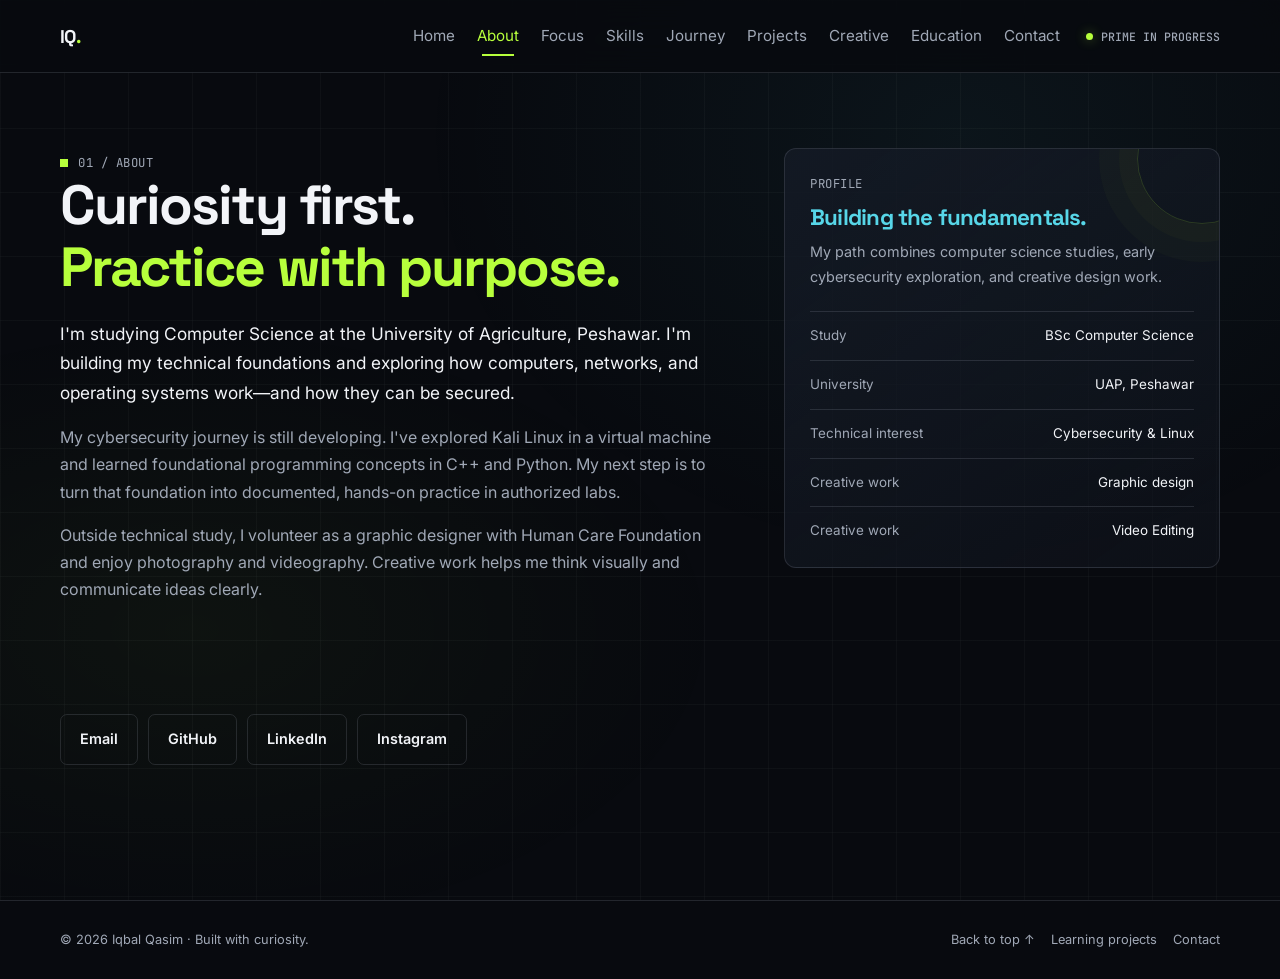
<file: about.html>
<!DOCTYPE html>

<html lang="en">
<head>
<meta charset="utf-8"/>
<meta content="width=device-width, initial-scale=1, viewport-fit=cover" name="viewport"/>
<meta content="#080a0f" name="theme-color"/>
<title>Iqbal Qasim — About | Computer Science &amp; Cybersecurity</title>
<meta content="Iqbal Qasim is a computer science student at the University of Agriculture, Peshawar, exploring cybersecurity, Linux, networking, and ethical hacking responsibly." name="description"/>
<meta content="Iqbal Qasim — Computer Science &amp; Cybersecurity" property="og:title"/>
<meta content="Computer science student building foundations in Linux, networking, and responsible cybersecurity." property="og:description"/>
<meta content="website" property="og:type"/>
<link href="data:image/svg+xml,%3Csvg xmlns='http://www.w3.org/2000/svg' viewBox='0 0 32 32'%3E%3Crect width='32' height='32' rx='7' fill='%23080A0F'/%3E%3Cpath d='M16 4l10 6v12l-10 6L6 22V10z' fill='none' stroke='%23B7FF3C' stroke-width='2'/%3E%3Cpath d='M12 16h8M16 12v8' stroke='%2357D6E8' stroke-width='2'/%3E%3C/svg%3E" rel="icon"/>
<link href="https://fonts.googleapis.com" rel="preconnect"/>
<link crossorigin="" href="https://fonts.gstatic.com" rel="preconnect"/>
<link href="https://fonts.googleapis.com/css2?family=Space+Grotesk:wght@400;500;600;700&amp;family=Inter:wght@400;500;600&amp;family=JetBrains+Mono:wght@400;500&amp;display=swap" rel="stylesheet"/>
<link rel="stylesheet" href="style.css">
</head>
<body>
<a class="skip" href="#main">Skip to content</a>
<nav aria-label="Main navigation">
<div class="wrap nav-inner">
<a aria-label="Iqbal Qasim, home" class="logo" href="index.html">IQ<span>.</span></a>
<div class="nav-right">
<div class="links" id="nav-links"><a href="index.html">Home</a><a aria-current="page" href="about.html">About</a><a href="focus.html">Focus</a><a href="skills.html">Skills</a><a href="journey.html">Journey</a><a href="projects.html">Projects</a><a href="creative.html">Creative</a><a href="education.html">Education</a><a href="contact.html">Contact</a></div>
<span class="availability">PRIME IN PROGRESS</span>
<button aria-controls="nav-links" aria-expanded="false" id="menu" type="button">Menu</button>
</div>
</div>
</nav>
<main class="page-main" id="main">
<section aria-labelledby="about-title" id="about">
<div class="wrap about-grid">
<div class="about-copy reveal">
<span class="eyebrow">01 / About</span><h2 id="about-title">Curiosity first.<br/><span class="accent">Practice with purpose.</span></h2>
<p>I'm studying Computer Science at the University of Agriculture, Peshawar. I'm building my technical foundations and exploring how computers, networks, and operating systems work—and how they can be secured.</p>
<p>My cybersecurity journey is still developing. I've explored Kali Linux in a virtual machine and learned foundational programming concepts in C++ and Python. My next step is to turn that foundation into documented, hands-on practice in authorized labs.</p>
<p>Outside technical study, I volunteer as a graphic designer with Human Care Foundation and enjoy photography and videography. Creative work helps me think visually and communicate ideas clearly.</p>
</div>
<aside aria-label="Profile summary" class="profile-card reveal">
<span class="mono">PROFILE</span><h3 class="cyan">Building the fundamentals.</h3><p>My path combines computer science studies, early cybersecurity exploration, and creative design work.</p>
<ul class="profile-list"><li><span>Study</span><span>BSc Computer Science</span></li>
        <li><span>University</span><span>UAP, Peshawar</span></li>
        <li><span>Technical interest</span><span>Cybersecurity &amp; Linux</span></li>
        <li><span>Creative work</span><span>Graphic design</span></li>
        <li><span>Creative work</span><span>Video Editing</span></li></ul>
</aside>
<div class="contact-links" id="social-links"></div>
</div>
</section>
</main>
<footer><div class="wrap footer-inner"><span>© <span id="year"></span> Iqbal Qasim · Built with curiosity.</span><div class="footer-links"><a href="index.html#hero">Back to top ↑</a><a href="#projects">Learning projects</a><a href="#contact">Contact</a></div></div></footer>
<!-- Three.js is an optional enhancement; the page remains readable without it. -->
<script>
window.PORTFOLIO_CONFIG = {
  email: "iq725227@gmail.com",
  github: "https://www.github.com/qasiim01/",
  linkedin: "https://www.linkedin.com/in/qasim1337/",
  instagram: "https://www.instagram.com/qasim_etc",
};
</script><script>
(() => {
  const $ = (selector, root = document) => root.querySelector(selector);
  const $$ = (selector, root = document) => [...root.querySelectorAll(selector)];
  const reducedMotion = window.matchMedia('(prefers-reduced-motion: reduce)').matches;
  const year = $('#year');
  if (year) year.textContent = new Date().getFullYear();

  if (!reducedMotion && 'IntersectionObserver' in window) {
    document.documentElement.classList.add('js-motion');
    const observer = new IntersectionObserver(entries => {
      entries.forEach(entry => {
        if (entry.isIntersecting) {
          entry.target.classList.add('is-visible');
          observer.unobserve(entry.target);
        }
      });
    }, {threshold: .12});
    $$('.reveal').forEach(el => observer.observe(el));
  }

  const menu = $('#menu');
  const navLinks = $('#nav-links');
  if (menu && navLinks) {
    const closeMenu = () => {
      navLinks.classList.remove('is-open');
      menu.setAttribute('aria-expanded', 'false');
    };
    menu.addEventListener('click', () => {
      const open = navLinks.classList.toggle('is-open');
      menu.setAttribute('aria-expanded', String(open));
    });
    $$('a', navLinks).forEach(link => link.addEventListener('click', closeMenu));
    document.addEventListener('keydown', event => {
      if (event.key === 'Escape') closeMenu();
    });
  }

  // Only display real social/contact URLs entered in the configuration.
  const config = window.PORTFOLIO_CONFIG || {};
  const socialContainer = $('#social-links');
  if (socialContainer) {
    [
      ['Email', config.email ? 'mailto:' + config.email : ''],
      ['GitHub', config.github || ''],
      ['LinkedIn', config.linkedin || ''],
      ['Instagram', config.instagram || '']
    ].forEach(([label, url]) => {
      if (!url) return;
      const a = document.createElement('a');
      a.className = 'btn';
      a.textContent = label;
      a.href = url;
      if (/^https?:\/\//i.test(url)) { a.target = '_blank'; a.rel = 'noopener noreferrer'; }
      socialContainer.append(a);
    });
    if (!socialContainer.children.length) {
      const hint = document.createElement('span');
      hint.className = 'mono';
      hint.textContent = 'Add your real contact links in the configuration to show them here.';
      socialContainer.append(hint);
    }
  }

  const lightbox = $('#lightbox');
  const closeButton = $('#lightbox-close');
  const lightboxContent = $('#lightbox-content');
  if (lightbox && closeButton && lightboxContent) {
    let previousFocus = null;
    const close = () => {
      lightbox.classList.remove('is-open');
      lightbox.setAttribute('aria-hidden', 'true');
      document.body.style.overflow = '';
      if (previousFocus) previousFocus.focus();
    };
    $$('.gallery-item').forEach(item => item.addEventListener('click', () => {
      previousFocus = item;
      lightboxContent.replaceChildren();
      const heading = document.createElement('h2');
      heading.id = 'lightbox-title';
      heading.textContent = item.dataset.title || 'Creative sample';
      const desc = document.createElement('p');
      desc.id = 'lightbox-description';
      desc.textContent = item.dataset.desc || '';
      lightboxContent.append(heading);
      if (item.dataset.src) {
        const img = document.createElement('img');
        img.src = item.dataset.src;
        img.alt = item.dataset.alt || heading.textContent;
        lightboxContent.append(img);
      } else {
        const placeholder = document.createElement('div');
        placeholder.className = 'gallery-art';
        placeholder.style.minHeight = '220px';
        const label = document.createElement('span');
        label.className = 'sample';
        label.textContent = 'Add an image path in the configuration';
        placeholder.append(label);
        lightboxContent.append(placeholder);
      }
      lightboxContent.append(desc);
      lightbox.classList.add('is-open');
      lightbox.setAttribute('aria-hidden', 'false');
      document.body.style.overflow = 'hidden';
      closeButton.focus();
    }));
    closeButton.addEventListener('click', close);
    lightbox.addEventListener('click', event => { if (event.target === lightbox) close(); });
    document.addEventListener('keydown', event => {
      if (!lightbox.classList.contains('is-open')) return;
      if (event.key === 'Escape') close();
      if (event.key === 'Tab') { event.preventDefault(); closeButton.focus(); }
    });
  }

  const form = $('#contact-form');
  if (form) {
    const status = $('#form-status');
    const fields = [
      {id:'name', error:'name-error', message:'Please enter your name.'},
      {id:'email', error:'email-error', message:'Please enter a valid email address.', email:true},
      {id:'subject', error:'subject-error', message:'Please enter a subject.'},
      {id:'message', error:'message-error', message:'Please write a message.'}
    ];
    form.addEventListener('submit', event => {
      event.preventDefault();
      let valid = true;
      fields.forEach(field => {
        const input = $('#' + field.id);
        const value = input.value.trim();
        const invalid = !value || (field.email && !/^[^\s@]+@[^\s@]+\.[^\s@]+$/.test(value));
        input.setAttribute('aria-invalid', String(invalid));
        $('#' + field.error).textContent = invalid ? field.message : '';
        if (invalid) valid = false;
      });
      if (!valid) { status.textContent = 'Please correct the highlighted fields.'; return; }
      if (!config.email) { status.textContent = 'Set your email address in the configuration before using this form.'; return; }
      const subject = encodeURIComponent($('#subject').value.trim());
      const body = encodeURIComponent($('#message').value.trim() + '\n\nFrom: ' + $('#name').value.trim() + ' (' + $('#email').value.trim() + ')');
      status.textContent = 'Your email application should open. Review the message there and send it yourself.';
      window.location.href = 'mailto:' + encodeURIComponent(config.email) + '?subject=' + subject + '&body=' + body;
    });
    fields.forEach(field => $('#' + field.id).addEventListener('input', () => {
      $('#' + field.id).removeAttribute('aria-invalid');
      $('#' + field.error).textContent = '';
    }));
  }

  // Optional Three.js effect is only loaded on the Home page.
  const canvas = $('#network-canvas');
  if (canvas && window.THREE && !reducedMotion) {
    try {
      const THREE = window.THREE;
      const renderer = new THREE.WebGLRenderer({canvas, alpha:true, antialias:true, powerPreference:'low-power'});
      renderer.setPixelRatio(Math.min(window.devicePixelRatio || 1, 1.5));
      const scene = new THREE.Scene();
      const camera = new THREE.PerspectiveCamera(48, 1, .1, 100);
      camera.position.z = 8;
      const network = new THREE.Group();
      scene.add(network);
      const positions = [];
      const count = 46;
      for (let i=0;i<count;i++) {
        const phi = Math.acos(2*(i+.5)/count-1), theta = Math.PI*(1+Math.sqrt(5))*i, r=2.05;
        positions.push(Math.cos(theta)*Math.sin(phi)*r, Math.cos(phi)*r, Math.sin(theta)*Math.sin(phi)*r);
      }
      const nodes = new THREE.BufferGeometry();
      nodes.setAttribute('position', new THREE.Float32BufferAttribute(positions,3));
      network.add(new THREE.Points(nodes,new THREE.PointsMaterial({color:0xb7ff3c,size:.055,transparent:true,opacity:.9})));
      const lines=[];
      for(let i=0;i<count;i++) for(let j=i+1;j<count;j++){
        const a=new THREE.Vector3(...positions.slice(i*3,i*3+3)), b=new THREE.Vector3(...positions.slice(j*3,j*3+3));
        if(a.distanceTo(b)<1.05) lines.push(...positions.slice(i*3,i*3+3),...positions.slice(j*3,j*3+3));
      }
      const lineGeo=new THREE.BufferGeometry();
      lineGeo.setAttribute('position',new THREE.Float32BufferAttribute(lines,3));
      network.add(new THREE.LineSegments(lineGeo,new THREE.LineBasicMaterial({color:0x57d6e8,transparent:true,opacity:.25})));
      network.add(new THREE.Mesh(new THREE.IcosahedronGeometry(2.18,1),new THREE.MeshBasicMaterial({color:0xb7ff3c,wireframe:true,transparent:true,opacity:.12})));
      function resize(){
        const rect=canvas.getBoundingClientRect();
        if(!rect.width||!rect.height)return;
        renderer.setSize(rect.width,rect.height,false);
        camera.aspect=rect.width/rect.height;camera.updateProjectionMatrix();
        network.position.x=innerWidth>780?2.15:0;
      }
      resize();addEventListener('resize',resize,{passive:true});
      let raf=0, visible=true;
      function draw(){
        cancelAnimationFrame(raf);
        if(!visible||document.hidden)return;
        network.rotation.y+=.0018;
        network.rotation.x=Math.sin(performance.now()*.00025)*.06;
        renderer.render(scene,camera);
        raf=requestAnimationFrame(draw);
      }
      if('IntersectionObserver'in window){
        const io=new IntersectionObserver(entries=>{visible=entries[0].isIntersecting;if(visible)draw();else cancelAnimationFrame(raf);});
        io.observe($('#hero'));
      }
      document.addEventListener('visibilitychange',()=>document.hidden?cancelAnimationFrame(raf):draw());
      draw();
    } catch(e) { canvas.hidden=true; }
  } else if (canvas) {
    canvas.hidden = true;
  }
})();
</script></body>
</html>
</file>
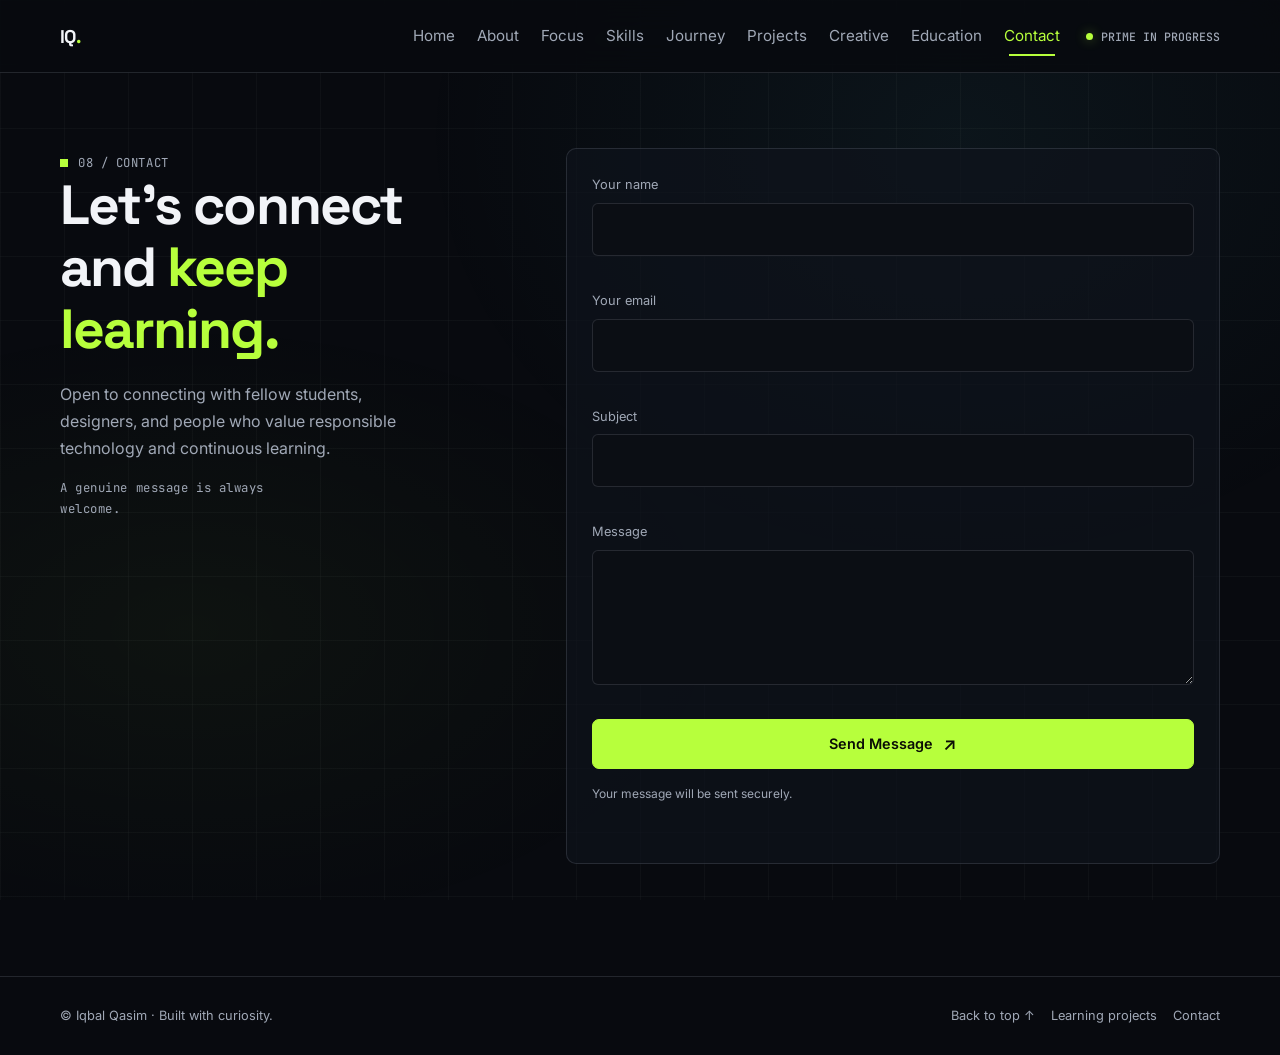
<file: contact.html>
<!DOCTYPE html>

<html lang="en">
<head>
<meta charset="utf-8"/>
<meta content="width=device-width, initial-scale=1, viewport-fit=cover" name="viewport"/>
<meta content="#080a0f" name="theme-color"/>
<title>Iqbal Qasim — Contact | Computer Science &amp; Cybersecurity</title>
<meta content="Iqbal Qasim is a computer science student at the University of Agriculture, Peshawar, exploring cybersecurity, Linux, networking, and ethical hacking responsibly." name="description"/>
<meta content="Iqbal Qasim — Computer Science &amp; Cybersecurity" property="og:title"/>
<meta content="Computer science student building foundations in Linux, networking, and responsible cybersecurity." property="og:description"/>
<meta content="website" property="og:type"/>
<link href="data:image/svg+xml,%3Csvg xmlns='http://www.w3.org/2000/svg' viewBox='0 0 32 32'%3E%3Crect width='32' height='32' rx='7' fill='%23080A0F'/%3E%3Cpath d='M16 4l10 6v12l-10 6L6 22V10z' fill='none' stroke='%23B7FF3C' stroke-width='2'/%3E%3Cpath d='M12 16h8M16 12v8' stroke='%2357D6E8' stroke-width='2'/%3E%3C/svg%3E" rel="icon"/>
<link href="https://fonts.googleapis.com" rel="preconnect"/>
<link crossorigin="" href="https://fonts.gstatic.com" rel="preconnect"/>
<link href="https://fonts.googleapis.com/css2?family=Space+Grotesk:wght@400;500;600;700&amp;family=Inter:wght@400;500;600&amp;family=JetBrains+Mono:wght@400;500&amp;display=swap" rel="stylesheet"/>
<link rel="stylesheet" href="style.css">
</head>
<body>
<a class="skip" href="#main">Skip to content</a>
<nav aria-label="Main navigation">
<div class="wrap nav-inner">
<a aria-label="Iqbal Qasim, home" class="logo" href="index.html">IQ<span>.</span></a>
<div class="nav-right">
<div class="links" id="nav-links"><a href="index.html">Home</a><a href="about.html">About</a><a href="focus.html">Focus</a><a href="skills.html">Skills</a><a href="journey.html">Journey</a><a href="projects.html">Projects</a><a href="creative.html">Creative</a><a href="education.html">Education</a><a aria-current="page" href="contact.html">Contact</a></div>
<span class="availability">PRIME IN PROGRESS</span>
<button aria-controls="nav-links" aria-expanded="false" id="menu" type="button">Menu</button>
</div>
</div>
</nav>
<main class="page-main" id="main">
<section aria-labelledby="contact-title" id="contact">
<div class="wrap contact-grid">
<div class="contact-copy reveal"><span class="eyebrow">08 / Contact</span><h2 id="contact-title">Let's connect and <span class="accent">keep learning.</span></h2><p>Open to connecting with fellow students, designers, and people who value responsible technology and continuous learning.</p><p class="mono">A genuine message is always welcome.</p><div class="contact-links" id="social-links"></div></div>
<form class="contact-form reveal" id="contact-form" novalidate="" action="https://formspree.io/f/mwllpdar" method="POST">
<div class="field"><label for="name">Your name</label><input aria-describedby="name-error" autocomplete="name" id="name" name="name" required=""/><span class="error" id="name-error"></span></div>
<div class="field"><label for="email">Your email</label><input aria-describedby="email-error" autocomplete="email" id="email" name="email" required="" type="email"/><span class="error" id="email-error"></span></div>
<div class="field"><label for="subject">Subject</label><input aria-describedby="subject-error" id="subject" name="subject" required=""/><span class="error" id="subject-error"></span></div>
<div class="field"><label for="message">Message</label><textarea aria-describedby="message-error" id="message" name="message" required="" rows="4"></textarea><span class="error" id="message-error"></span></div>
<button class="btn btn-primary" type="submit">Send Message<span aria-hidden="true" class="btn-arrow">↗</span></button>
<p class="form-help"> Your message will be sent securely.</p><p aria-live="polite" class="form-status" id="form-status" role="status"></p>
</form>
</div>
</section>
</main>
<footer><div class="wrap footer-inner"><span>© <span id="year"></span> Iqbal Qasim · Built with curiosity.</span><div class="footer-links"><a href="index.html#hero">Back to top ↑</a><a href="#projects">Learning projects</a><a href="#contact">Contact</a></div></div></footer>
<!-- Three.js is an optional enhancement; the page remains readable without it. -->
<script>
window.PORTFOLIO_CONFIG = {
  email: "iq725227@gmail.com",
  github: "https://www.github.com/qasiim01/",
  linkedin: "https://www.linkedin.com/in/qasim1337",
  instagram: "https://www.instagram.com/qasim_etc",
};
</script><script>
(() => {
  const $ = (selector, root = document) => root.querySelector(selector);
  const $$ = (selector, root = document) => [...root.querySelectorAll(selector)];
  const reducedMotion = window.matchMedia('(prefers-reduced-motion: reduce)').matches;
  const year = $('#year');
  if (year) year.textContent = new Date().getFullYear();

  if (!reducedMotion && 'IntersectionObserver' in window) {
    document.documentElement.classList.add('js-motion');
    const observer = new IntersectionObserver(entries => {
      entries.forEach(entry => {
        if (entry.isIntersecting) {
          entry.target.classList.add('is-visible');
          observer.unobserve(entry.target);
        }
      });
    }, {threshold: .12});
    $$('.reveal').forEach(el => observer.observe(el));
  }

  const menu = $('#menu');
  const navLinks = $('#nav-links');
  if (menu && navLinks) {
    const closeMenu = () => {
      navLinks.classList.remove('is-open');
      menu.setAttribute('aria-expanded', 'false');
    };
    menu.addEventListener('click', () => {
      const open = navLinks.classList.toggle('is-open');
      menu.setAttribute('aria-expanded', String(open));
    });
    $$('a', navLinks).forEach(link => link.addEventListener('click', closeMenu));
    document.addEventListener('keydown', event => {
      if (event.key === 'Escape') closeMenu();
    });
  }

  // Only display real social/contact URLs entered in the configuration.
  const config = window.PORTFOLIO_CONFIG || {};
  const socialContainer = $('#social-links');
  if (socialContainer) {
    [
      ['Email', config.email ? 'mailto:' + config.email : ''],
      ['GitHub', config.github || ''],
      ['LinkedIn', config.linkedin || ''],
      ['Instagram', config.instagram || '']
    ].forEach(([label, url]) => {
      if (!url) return;
      const a = document.createElement('a');
      a.className = 'btn';
      a.textContent = label;
      a.href = url;
      if (/^https?:\/\//i.test(url)) { a.target = '_blank'; a.rel = 'noopener noreferrer'; }
      socialContainer.append(a);
    });
    if (!socialContainer.children.length) {
      const hint = document.createElement('span');
      hint.className = 'mono';
      hint.textContent = 'Add your real contact links in the configuration to show them here.';
      socialContainer.append(hint);
    }
  }

  const lightbox = $('#lightbox');
  const closeButton = $('#lightbox-close');
  const lightboxContent = $('#lightbox-content');
  if (lightbox && closeButton && lightboxContent) {
    let previousFocus = null;
    const close = () => {
      lightbox.classList.remove('is-open');
      lightbox.setAttribute('aria-hidden', 'true');
      document.body.style.overflow = '';
      if (previousFocus) previousFocus.focus();
    };
    $$('.gallery-item').forEach(item => item.addEventListener('click', () => {
      previousFocus = item;
      lightboxContent.replaceChildren();
      const heading = document.createElement('h2');
      heading.id = 'lightbox-title';
      heading.textContent = item.dataset.title || 'Creative sample';
      const desc = document.createElement('p');
      desc.id = 'lightbox-description';
      desc.textContent = item.dataset.desc || '';
      lightboxContent.append(heading);
      if (item.dataset.src) {
        const img = document.createElement('img');
        img.src = item.dataset.src;
        img.alt = item.dataset.alt || heading.textContent;
        lightboxContent.append(img);
      } else {
        const placeholder = document.createElement('div');
        placeholder.className = 'gallery-art';
        placeholder.style.minHeight = '220px';
        const label = document.createElement('span');
        label.className = 'sample';
        label.textContent = 'Add an image path in the configuration';
        placeholder.append(label);
        lightboxContent.append(placeholder);
      }
      lightboxContent.append(desc);
      lightbox.classList.add('is-open');
      lightbox.setAttribute('aria-hidden', 'false');
      document.body.style.overflow = 'hidden';
      closeButton.focus();
    }));
    closeButton.addEventListener('click', close);
    lightbox.addEventListener('click', event => { if (event.target === lightbox) close(); });
    document.addEventListener('keydown', event => {
      if (!lightbox.classList.contains('is-open')) return;
      if (event.key === 'Escape') close();
      if (event.key === 'Tab') { event.preventDefault(); closeButton.focus(); }
    });
  }

  const form = $('#contact-form');
  if (form) {
    const status = $('#form-status');
    const fields = [
      {id:'name', error:'name-error', message:'Please enter your name.'},
      {id:'email', error:'email-error', message:'Please enter a valid email address.', email:true},
      {id:'subject', error:'subject-error', message:'Please enter a subject.'},
      {id:'message', error:'message-error', message:'Please write a message.'}
    ];
    // form.addEventListener('submit', event => {
    //   event.preventDefault();
    //   let valid = true;
    //   fields.forEach(field => {
    //     const input = $('#' + field.id);
    //     const value = input.value.trim();
    //     const invalid = !value || (field.email && !/^[^\s@]+@[^\s@]+\.[^\s@]+$/.test(value));
    //     input.setAttribute('aria-invalid', String(invalid));
    //     $('#' + field.error).textContent = invalid ? field.message : '';
    //     if (invalid) valid = false;
    //   });
    
form.addEventListener('submit', async event => {
    event.preventDefault();

    let valid = true;

    fields.forEach(field => {
        const input = $('#' + field.id);
        const value = input.value.trim();

        const invalid =
            !value ||
            (field.email &&
                !/^[^\s@]+@[^\s@]+\.[^\s@]+$/.test(value));

        input.setAttribute('aria-invalid', String(invalid));
        $('#' + field.error).textContent =
            invalid ? field.message : '';

        if (invalid) valid = false;
    });

    if (!valid) {
        status.textContent = 'Please correct the highlighted fields.';
        return;
    }

    const button = form.querySelector('button[type="submit"]');
    const originalButtonText = button.innerText;

    button.disabled = true;
    button.innerText = 'Sending...';
    status.textContent = 'Sending your message...';

    try {
        const response = await fetch(form.action, {
            method: 'POST',
            body: new FormData(form),
            headers: {
                Accept: 'application/json'
            }
        });

        if (!response.ok) {
            throw new Error('Message submission failed.');
        }

        status.textContent =
            'Message sent successfully! Thank you for reaching out.';

        form.reset();

        fields.forEach(field => {
            const input = $('#' + field.id);
            input.removeAttribute('aria-invalid');
            $('#' + field.error).textContent = '';
        });

    } catch (error) {
        status.textContent =
            'Could not send your message. Please try again or email me directly.';
    } finally {
        button.disabled = false;
        button.innerHTML =
            'Send Message <span aria-hidden="true" class="btn-arrow">↗</span>';
    }
});

      if (!valid) { status.textContent = 'Please correct the highlighted fields.'; return; }
      if (!config.email) { status.textContent = 'Set your email address in the configuration before using this form.'; return; }
      const subject = encodeURIComponent($('#subject').value.trim());
      const body = encodeURIComponent($('#message').value.trim() + '\n\nFrom: ' + $('#name').value.trim() + ' (' + $('#email').value.trim() + ')');
      status.textContent = 'Your email application should open. Review the message there and send it yourself.';
      window.location.href = 'mailto:' + encodeURIComponent(config.email) + '?subject=' + subject + '&body=' + body;
    });
    fields.forEach(field => $('#' + field.id).addEventListener('input', () => {
      $('#' + field.id).removeAttribute('aria-invalid');
      $('#' + field.error).textContent = '';
    }));
  }

  // Optional Three.js effect is only loaded on the Home page.
  const canvas = $('#network-canvas');
  if (canvas && window.THREE && !reducedMotion) {
    try {
      const THREE = window.THREE;
      const renderer = new THREE.WebGLRenderer({canvas, alpha:true, antialias:true, powerPreference:'low-power'});
      renderer.setPixelRatio(Math.min(window.devicePixelRatio || 1, 1.5));
      const scene = new THREE.Scene();
      const camera = new THREE.PerspectiveCamera(48, 1, .1, 100);
      camera.position.z = 8;
      const network = new THREE.Group();
      scene.add(network);
      const positions = [];
      const count = 46;
      for (let i=0;i<count;i++) {
        const phi = Math.acos(2*(i+.5)/count-1), theta = Math.PI*(1+Math.sqrt(5))*i, r=2.05;
        positions.push(Math.cos(theta)*Math.sin(phi)*r, Math.cos(phi)*r, Math.sin(theta)*Math.sin(phi)*r);
      }
      const nodes = new THREE.BufferGeometry();
      nodes.setAttribute('position', new THREE.Float32BufferAttribute(positions,3));
      network.add(new THREE.Points(nodes,new THREE.PointsMaterial({color:0xb7ff3c,size:.055,transparent:true,opacity:.9})));
      const lines=[];
      for(let i=0;i<count;i++) for(let j=i+1;j<count;j++){
        const a=new THREE.Vector3(...positions.slice(i*3,i*3+3)), b=new THREE.Vector3(...positions.slice(j*3,j*3+3));
        if(a.distanceTo(b)<1.05) lines.push(...positions.slice(i*3,i*3+3),...positions.slice(j*3,j*3+3));
      }
      const lineGeo=new THREE.BufferGeometry();
      lineGeo.setAttribute('position',new THREE.Float32BufferAttribute(lines,3));
      network.add(new THREE.LineSegments(lineGeo,new THREE.LineBasicMaterial({color:0x57d6e8,transparent:true,opacity:.25})));
      network.add(new THREE.Mesh(new THREE.IcosahedronGeometry(2.18,1),new THREE.MeshBasicMaterial({color:0xb7ff3c,wireframe:true,transparent:true,opacity:.12})));
      function resize(){
        const rect=canvas.getBoundingClientRect();
        if(!rect.width||!rect.height)return;
        renderer.setSize(rect.width,rect.height,false);
        camera.aspect=rect.width/rect.height;camera.updateProjectionMatrix();
        network.position.x=innerWidth>780?2.15:0;
      }
      resize();addEventListener('resize',resize,{passive:true});
      let raf=0, visible=true;
      function draw(){
        cancelAnimationFrame(raf);
        if(!visible||document.hidden)return;
        network.rotation.y+=.0018;
        network.rotation.x=Math.sin(performance.now()*.00025)*.06;
        renderer.render(scene,camera);
        raf=requestAnimationFrame(draw);
      }
      if('IntersectionObserver'in window){
        const io=new IntersectionObserver(entries=>{visible=entries[0].isIntersecting;if(visible)draw();else cancelAnimationFrame(raf);});
        io.observe($('#hero'));
      }
      document.addEventListener('visibilitychange',()=>document.hidden?cancelAnimationFrame(raf):draw());
      draw();
    } catch(e) { canvas.hidden=true; }
  } else if (canvas) {
    canvas.hidden = true;
  }
})();
</script></body>
</html>
</file>
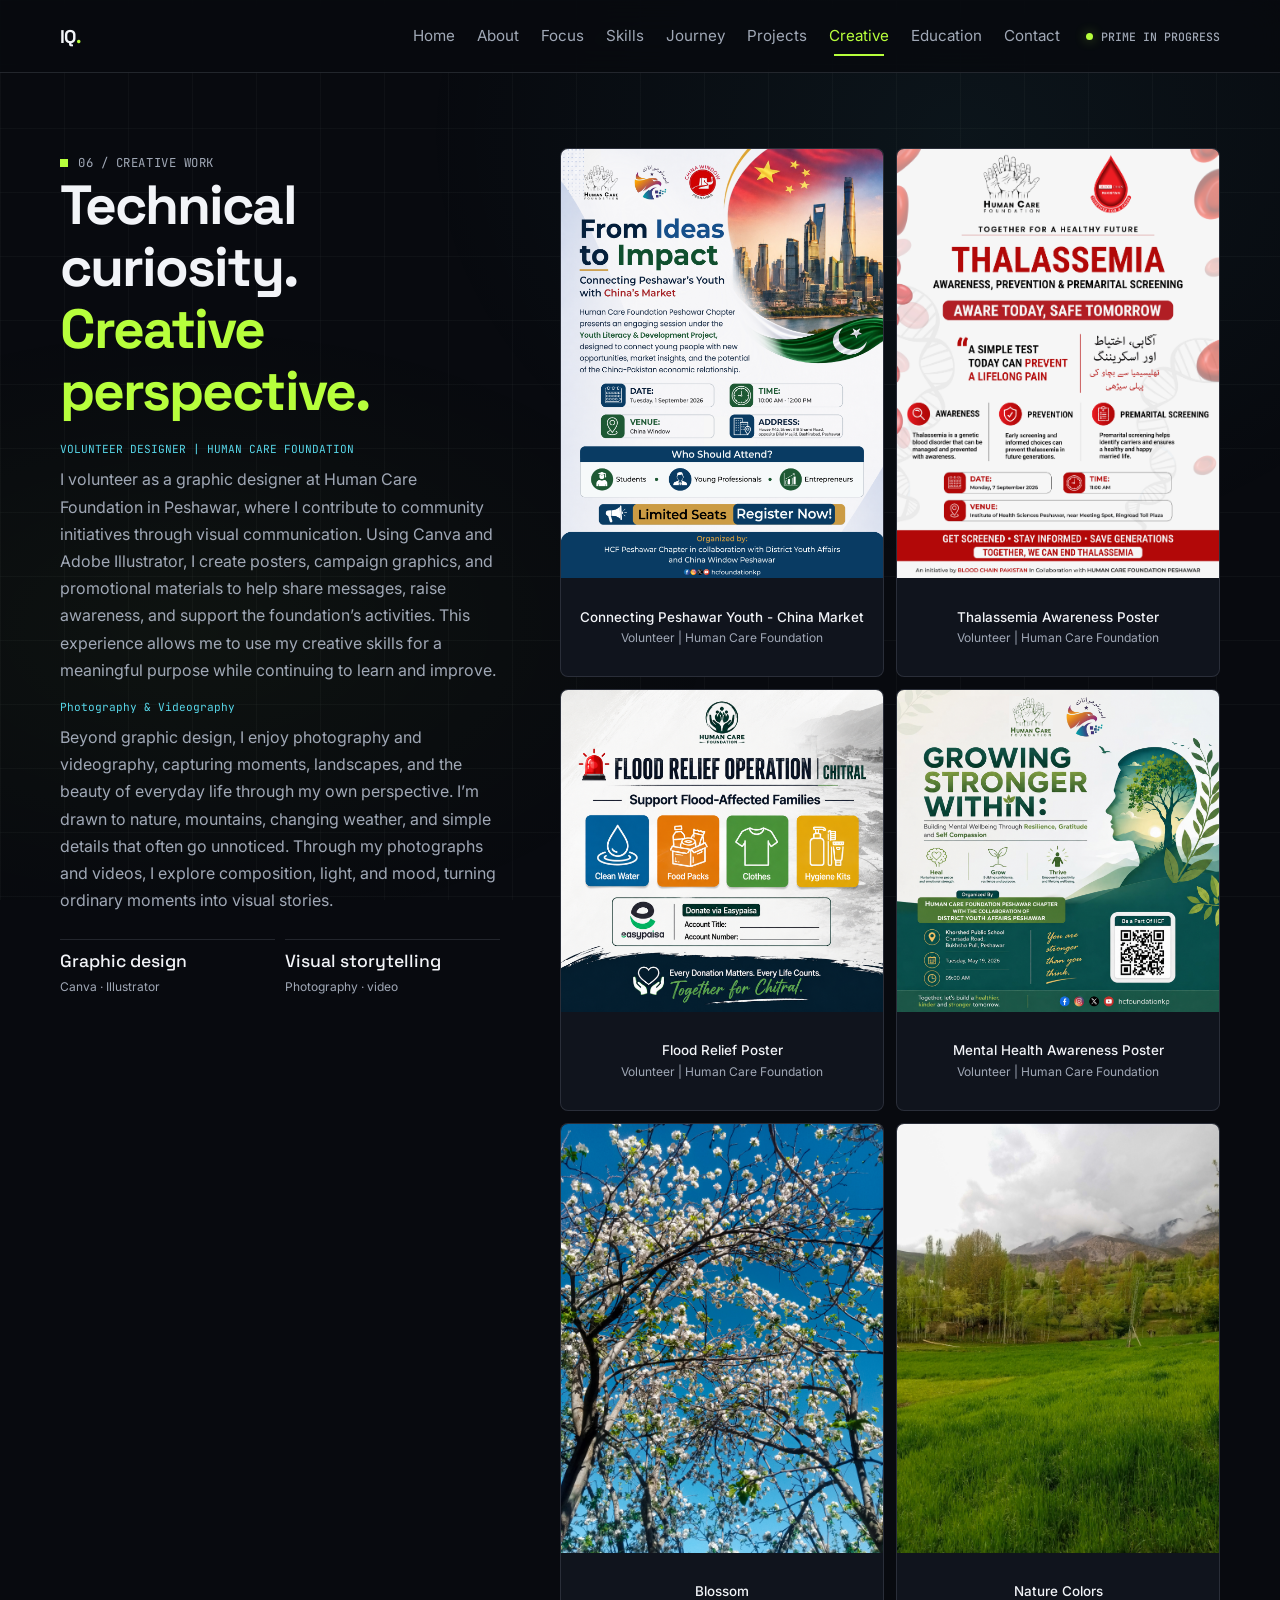
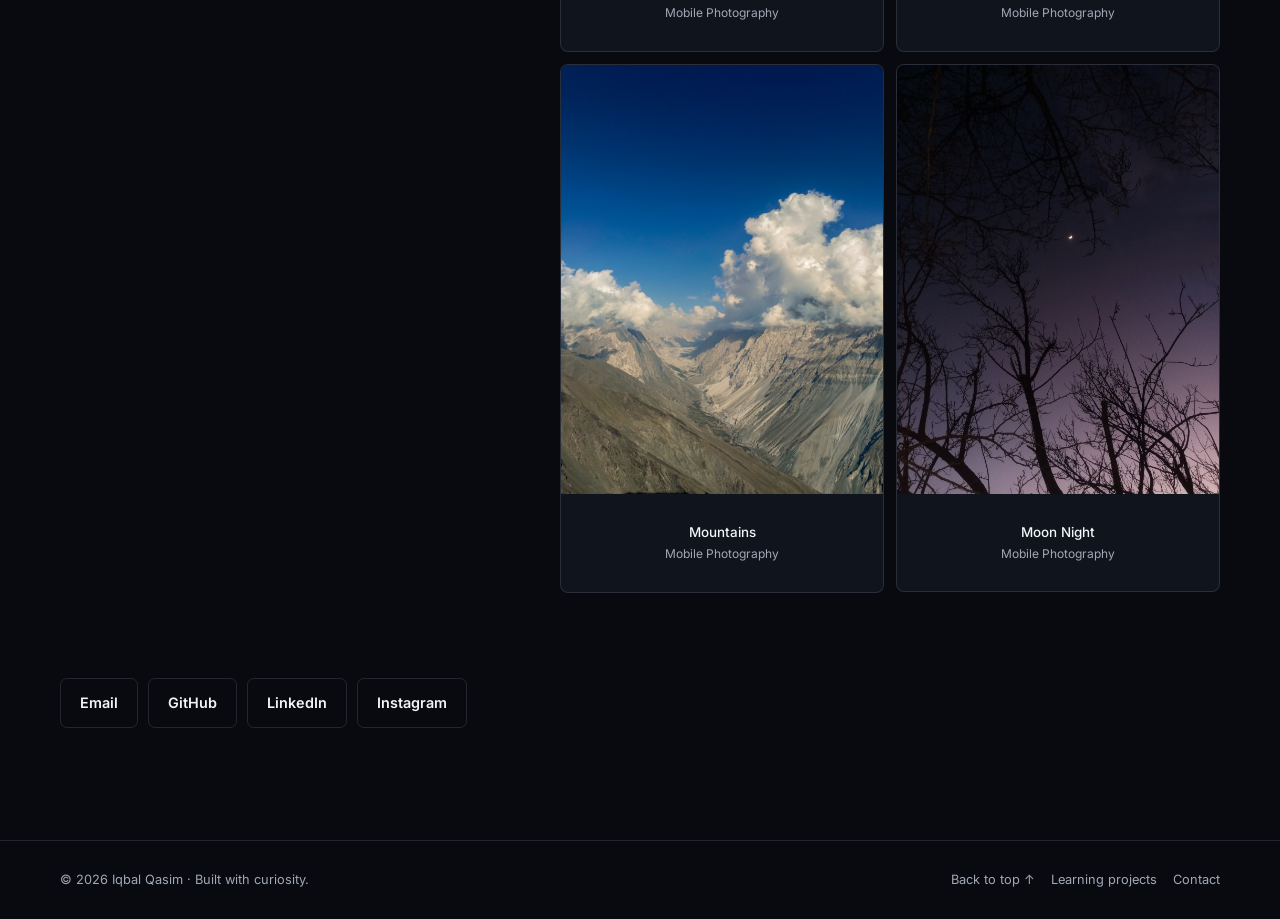
<file: creative.html>
<!DOCTYPE html>

<html lang="en">
<head>
<meta charset="utf-8"/>
<meta content="width=device-width, initial-scale=1, viewport-fit=cover" name="viewport"/>
<meta content="#080a0f" name="theme-color"/>
<title>Iqbal Qasim — Creative | Computer Science &amp; Cybersecurity</title>
<meta content="Iqbal Qasim is a computer science student at the University of Agriculture, Peshawar, exploring cybersecurity, Linux, networking, and ethical hacking responsibly." name="description"/>
<meta content="Iqbal Qasim — Computer Science &amp; Cybersecurity" property="og:title"/>
<meta content="Computer science student building foundations in Linux, networking, and responsible cybersecurity." property="og:description"/>
<meta content="website" property="og:type"/>
<link href="data:image/svg+xml,%3Csvg xmlns='http://www.w3.org/2000/svg' viewBox='0 0 32 32'%3E%3Crect width='32' height='32' rx='7' fill='%23080A0F'/%3E%3Cpath d='M16 4l10 6v12l-10 6L6 22V10z' fill='none' stroke='%23B7FF3C' stroke-width='2'/%3E%3Cpath d='M12 16h8M16 12v8' stroke='%2357D6E8' stroke-width='2'/%3E%3C/svg%3E" rel="icon"/>
<link href="https://fonts.googleapis.com" rel="preconnect"/>
<link crossorigin="" href="https://fonts.gstatic.com" rel="preconnect"/>
<link href="https://fonts.googleapis.com/css2?family=Space+Grotesk:wght@400;500;600;700&amp;family=Inter:wght@400;500;600&amp;family=JetBrains+Mono:wght@400;500&amp;display=swap" rel="stylesheet"/>
<link rel="stylesheet" href="style.css">
</head>
<body>
<a class="skip" href="#main">Skip to content</a>
<nav aria-label="Main navigation">
<div class="wrap nav-inner">
<a aria-label="Iqbal Qasim, home" class="logo" href="index.html">IQ<span>.</span></a>
<div class="nav-right">
<div class="links" id="nav-links"><a href="index.html">Home</a><a href="about.html">About</a><a href="focus.html">Focus</a><a href="skills.html">Skills</a><a href="journey.html">Journey</a><a href="projects.html">Projects</a><a aria-current="page" href="creative.html">Creative</a><a href="education.html">Education</a><a href="contact.html">Contact</a></div>
<span class="availability">PRIME IN PROGRESS</span>
<button aria-controls="nav-links" aria-expanded="false" id="menu" type="button">Menu</button>
</div>
</div>
</nav>
<main class="page-main" id="main">
<section aria-labelledby="creative-title" id="creative">
<div class="wrap creative-layout">
<div class="creative-copy reveal"><span class="eyebrow">06 / Creative work</span><h2 id="creative-title">Technical curiosity.<br/><span class="accent">Creative perspective.</span></h2><span class="mini-label">VOLUNTEER DESIGNER | HUMAN CARE FOUNDATION</span><p>I volunteer as a graphic designer at Human Care Foundation in Peshawar, where I contribute to community initiatives through visual communication. Using Canva and Adobe Illustrator, I create posters, campaign graphics, and promotional materials to help share messages, raise awareness, and support the foundation’s activities. This experience allows me to use my creative skills for a meaningful purpose while continuing to learn and improve.</p><span class="mini-label">Photography & Videography</span><p>Beyond graphic design, I enjoy photography and videography, capturing moments, landscapes, and the beauty of everyday life through my own perspective. I’m drawn to nature, mountains, changing weather, and simple details that often go unnoticed. Through my photographs and videos, I explore composition, light, and mood, turning ordinary moments into visual stories.</p><div class="creative-stats"><div><strong>Graphic design</strong><span>Canva · Illustrator</span></div><div><strong>Visual storytelling</strong><span>Photography · video</span></div></div></div>

<!-- <div aria-label="Creative portfolio samples" class="gallery" id="gallery">
<button class="gallery-item reveal" data-desc="Poster1.png" data-src="Poster1.png" data-title="HCF awareness campaign" type="button"><span class="gallery-preview"><span class="gallery-art"><svg fill="none" viewBox="0 0 100 100"><path d="M50 12 76 27v30L50 72 24 57V27L50 12Z" stroke="currentColor" stroke-width="2"></path><path d="M50 28v28M36 42h28" stroke="#57D6E8" stroke-width="3"></path><circle cx="50" cy="43" opacity=".6" r="37" stroke="currentColor" stroke-dasharray="2 5"></circle></svg><span class="sample"><img src="Poster1.png" alt="Campaign poster design"></span></span></span><span class="gallery-caption"><strong>Awareness campaign</strong><span>Human Care Foundation</span></span></button>
<button class="gallery-item reveal" data-desc="Replace this sample with an actual social media graphic." data-src="" data-title="Social media design" type="button"><span class="gallery-preview"><span class="gallery-art"><svg fill="none" viewbox="0 0 100 100"><rect height="72" rx="3" stroke="currentColor" stroke-width="2" width="62" x="19" y="14"></rect><rect height="28" stroke="#57D6E8" width="46" x="27" y="23"></rect><path d="M28 62h44M28 70h31M28 77h22" stroke="currentColor" stroke-width="2"></path></svg><span class="sample">img src="Poster1.png" alt="Campaign poster design"</span></span></span><span class="gallery-caption"><strong>Social media graphic</strong><span>Campaign or announcement</span></span></button>
<button class="gallery-item reveal" data-desc="Replace this sample with an actual event design." data-src="" data-title="Event creative" type="button"><span class="gallery-preview"><span class="gallery-art"><svg fill="none" viewbox="0 0 100 100"><rect height="59" rx="4" stroke="currentColor" stroke-width="2" width="66" x="17" y="22"></rect><path d="M17 38h66M32 15v14M68 15v14" stroke="#57D6E8" stroke-width="2"></path><path d="M31 50h12v12H31zm26 0h12v12H57zM31 68h12" stroke="currentColor" stroke-width="2"></path></svg><span class="sample">Add your actual artwork</span></span></span><span class="gallery-caption"><strong>Event design</strong><span>Poster or announcement</span></span></button>
<button class="gallery-item reveal" data-desc="Replace this sample with one of your own photographs." data-src="" data-title="Photography" type="button"><span class="gallery-preview"><span class="gallery-art"><svg fill="none" viewbox="0 0 100 100"><rect height="52" rx="5" stroke="currentColor" stroke-width="2" width="72" x="14" y="25"></rect><path d="m24 66 18-19 12 12 9-9 13 16" stroke="#57D6E8" stroke-width="2"></path><circle cx="64" cy="39" r="6" stroke="currentColor" stroke-width="2"></circle></svg><span class="sample">Add your own photograph</span></span></span><span class="gallery-caption"><strong>Photography</strong><span>Nature or everyday moments</span></span></button>
</div> -->

<div aria-label="Creative portfolio samples" class="gallery" id="gallery">

    <button class="gallery-item reveal"
        data-title="Connecting Peshawar Youth - China Market Poster"
        data-desc="Graphic design poster"
        data-src="images/poster1.png"
        data-alt="Connecting Peshawar Youth - China Market Poster"
        type="button">
        <span class="gallery-preview">
            <img src="images/poster1.png" alt="Connecting Peshawar Youth - China Market Poster">
        </span>
        <span class="gallery-caption ">
            <strong>Connecting Peshawar Youth - China Market</strong>
            <span>Volunteer | Human Care Foundation</span>
        </span>
    </button>

    <button class="gallery-item reveal"
        data-title="Thalassemia Awareness Poster"
        data-desc="Graphic design poster"
        data-src="images/poster2.jpg"
        data-alt="Thalassemia Awareness Poster"
        type="button">
        <span class="gallery-preview">
            <img src="images/poster2.jpg" alt="Thalassemia Awareness Poster">
        </span>
        <span class="gallery-caption">
            <strong>Thalassemia Awareness Poster</strong>
            <span>Volunteer | Human Care Foundation</span>
        </span>
    </button>

    <button class="gallery-item reveal"
        data-title="Flood Relief Poster"
        data-desc="Graphic design poster"
        data-src="images/poster3.png"
        data-alt="Flood Relief Poster"
        type="button">
        <span class="gallery-preview">
            <img src="images/poster3.png" alt="Flood Relief Poster">
        </span>
        <span class="gallery-caption">
            <strong>Flood Relief Poster</strong>
            <span>Volunteer | Human Care Foundation</span>
        </span>
    </button>

    <button class="gallery-item reveal"
        data-title="Mental Health Awareness Poster"
        data-desc="Graphic design poster"
        data-src="images/poster4.jpg"
        data-alt="Mental Health Awareness Poster"
        type="button">
        <span class="gallery-preview">
            <img src="images/poster4.jpg" alt="Mental Health Awareness Poster">
        </span>
        <span class="gallery-caption">
            <strong>Mental Health Awareness Poster</strong>
            <span>Volunteer | Human Care Foundation</span>
        </span>
    </button>
    
<button class="gallery-item reveal"
        data-title="Blossom Photography"
        data-desc="Mobile Photography"
        data-src="images/img3.jpg"
        data-alt="Blossom Photography"
        type="button">
        <span class="gallery-preview">
            <img src="images/img3.jpg" alt="Blossom Photography">
        </span>
        <span class="gallery-caption">
            <strong>Blossom</strong>
            <span>Mobile Photography</span>
        </span>
    </button>
    
    <button class="gallery-item reveal"
        data-title="Nature Photography"
        data-desc="Mobile Photography"
        data-src="images/img4.jpg"
        data-alt="Nature Photography"
        type="button">
        <span class="gallery-preview">
            <img src="images/img4.jpg" alt="Nature Photography">
        </span>
        <span class="gallery-caption">
            <strong>Nature Colors</strong>
            <span>Mobile Photography</span>
        </span>
    </button>

    <button class="gallery-item reveal"
        data-title="Mountains Photography"
        data-desc="Mobile Photography"
        data-src="images/img1.jpg"
        data-alt="Mountains Photography"
        type="button">
        <span class="gallery-preview">
            <img src="images/img1.jpg" alt="Mountains Photography">
        </span>
        <span class="gallery-caption">
            <strong>Mountains</strong>
            <span>Mobile Photography</span>
        </span>
    </button>
    
    <button class="gallery-item reveal"
        data-title="Moon Night Photography"
        data-desc="Mobile Photography"
        data-src="images/img2.jpg"
        data-alt="Moon Night Photography"
        type="button">
        <span class="gallery-preview">
            <img src="images/img2.jpg" alt="Moon Night Photography">
        </span>
        <span class="gallery-caption">
            <strong>Moon Night</strong>
            <span>Mobile Photography</span>
        </span>
    </button>
    

    <!-- <button class="gallery-item reveal"
        data-title="Poster 5"
        data-desc="Graphic design poster"
        data-src="Poster5.jpg"
        data-alt="Poster 5 graphic design"
        type="button">
        <span class="gallery-preview">
            <img src="Poster5.jpg" alt="Poster 5 graphic design">
        </span>
        <span class="gallery-caption">
            <strong>Poster 5</strong>
            <span>Graphic design</span>
        </span>
    </button> -->

</div>

<div class="contact-links" id="social-links"></div>
</div>
</section>
</main>
<footer><div class="wrap footer-inner"><span>© <span id="year"></span> Iqbal Qasim · Built with curiosity.</span><div class="footer-links"><a href="index.html#hero">Back to top ↑</a><a href="#projects">Learning projects</a><a href="#contact">Contact</a></div></div></footer>
<div aria-hidden="true" aria-labelledby="lightbox-title" aria-modal="true" id="lightbox" role="dialog">
<div class="lightbox-panel"><button aria-label="Close image viewer" class="lightbox-close" id="lightbox-close" type="button">Close ✕</button><div id="lightbox-content"><h2 id="lightbox-title">Creative sample</h2><p id="lightbox-description"></p></div></div>
</div>
<!-- Three.js is an optional enhancement; the page remains readable without it. -->
<script>
window.PORTFOLIO_CONFIG = {
  email: "iq725227@gmail.com",
  github: "https://www.github.com/qasiim01/",
  linkedin: "https://www.linkedin.com/in/qasim1337/",
  instagram: "https://www.instagram.com/qasim_etc",
};
</script><script>
(() => {
  const $ = (selector, root = document) => root.querySelector(selector);
  const $$ = (selector, root = document) => [...root.querySelectorAll(selector)];
  const reducedMotion = window.matchMedia('(prefers-reduced-motion: reduce)').matches;
  const year = $('#year');
  if (year) year.textContent = new Date().getFullYear();

  if (!reducedMotion && 'IntersectionObserver' in window) {
    document.documentElement.classList.add('js-motion');
    const observer = new IntersectionObserver(entries => {
      entries.forEach(entry => {
        if (entry.isIntersecting) {
          entry.target.classList.add('is-visible');
          observer.unobserve(entry.target);
        }
      });
    }, {threshold: .12});
    $$('.reveal').forEach(el => observer.observe(el));
  }

  const menu = $('#menu');
  const navLinks = $('#nav-links');
  if (menu && navLinks) {
    const closeMenu = () => {
      navLinks.classList.remove('is-open');
      menu.setAttribute('aria-expanded', 'false');
    };
    menu.addEventListener('click', () => {
      const open = navLinks.classList.toggle('is-open');
      menu.setAttribute('aria-expanded', String(open));
    });
    $$('a', navLinks).forEach(link => link.addEventListener('click', closeMenu));
    document.addEventListener('keydown', event => {
      if (event.key === 'Escape') closeMenu();
    });
  }

  // Only display real social/contact URLs entered in the configuration.
  const config = window.PORTFOLIO_CONFIG || {};
  const socialContainer = $('#social-links');
  if (socialContainer) {
    [
      ['Email', config.email ? 'mailto:' + config.email : ''],
      ['GitHub', config.github || ''],
      ['LinkedIn', config.linkedin || ''],
      ['Instagram', config.instagram || '']
    ].forEach(([label, url]) => {
      if (!url) return;
      const a = document.createElement('a');
      a.className = 'btn';
      a.textContent = label;
      a.href = url;
      if (/^https?:\/\//i.test(url)) { a.target = '_blank'; a.rel = 'noopener noreferrer'; }
      socialContainer.append(a);
    });
    if (!socialContainer.children.length) {
      const hint = document.createElement('span');
      hint.className = 'mono';
      hint.textContent = 'Add your real contact links in the configuration to show them here.';
      socialContainer.append(hint);
    }
  }

  const lightbox = $('#lightbox');
  const closeButton = $('#lightbox-close');
  const lightboxContent = $('#lightbox-content');
  if (lightbox && closeButton && lightboxContent) {
    let previousFocus = null;
    const close = () => {
      lightbox.classList.remove('is-open');
      lightbox.setAttribute('aria-hidden', 'true');
      document.body.style.overflow = '';
      if (previousFocus) previousFocus.focus();
    };
    $$('.gallery-item').forEach(item => item.addEventListener('click', () => {
      previousFocus = item;
      lightboxContent.replaceChildren();
      const heading = document.createElement('h2');
      heading.id = 'lightbox-title';
      heading.textContent = item.dataset.title || 'Creative sample';
      const desc = document.createElement('p');
      desc.id = 'lightbox-description';
      desc.textContent = item.dataset.desc || '';
      lightboxContent.append(heading);
      if (item.dataset.src) {
        const img = document.createElement('img');
        img.src = item.dataset.src;
        img.alt = item.dataset.alt || heading.textContent;
        lightboxContent.append(img);
      } else {
        const placeholder = document.createElement('div');
        placeholder.className = 'gallery-art';
        placeholder.style.minHeight = '220px';
        const label = document.createElement('span');
        label.className = 'sample';
        label.textContent = 'Add an image path in the configuration';
        placeholder.append(label);
        lightboxContent.append(placeholder);
      }
      lightboxContent.append(desc);
      lightbox.classList.add('is-open');
      lightbox.setAttribute('aria-hidden', 'false');
      document.body.style.overflow = 'hidden';
      closeButton.focus();
    }));
    closeButton.addEventListener('click', close);
    lightbox.addEventListener('click', event => { if (event.target === lightbox) close(); });
    document.addEventListener('keydown', event => {
      if (!lightbox.classList.contains('is-open')) return;
      if (event.key === 'Escape') close();
      if (event.key === 'Tab') { event.preventDefault(); closeButton.focus(); }
    });
  }

  const form = $('#contact-form');
  if (form) {
    const status = $('#form-status');
    const fields = [
      {id:'name', error:'name-error', message:'Please enter your name.'},
      {id:'email', error:'email-error', message:'Please enter a valid email address.', email:true},
      {id:'subject', error:'subject-error', message:'Please enter a subject.'},
      {id:'message', error:'message-error', message:'Please write a message.'}
    ];
    form.addEventListener('submit', event => {
      event.preventDefault();
      let valid = true;
      fields.forEach(field => {
        const input = $('#' + field.id);
        const value = input.value.trim();
        const invalid = !value || (field.email && !/^[^\s@]+@[^\s@]+\.[^\s@]+$/.test(value));
        input.setAttribute('aria-invalid', String(invalid));
        $('#' + field.error).textContent = invalid ? field.message : '';
        if (invalid) valid = false;
      });
      if (!valid) { status.textContent = 'Please correct the highlighted fields.'; return; }
      if (!config.email) { status.textContent = 'Set your email address in the configuration before using this form.'; return; }
      const subject = encodeURIComponent($('#subject').value.trim());
      const body = encodeURIComponent($('#message').value.trim() + '\n\nFrom: ' + $('#name').value.trim() + ' (' + $('#email').value.trim() + ')');
      status.textContent = 'Your email application should open. Review the message there and send it yourself.';
      window.location.href = 'mailto:' + encodeURIComponent(config.email) + '?subject=' + subject + '&body=' + body;
    });
    fields.forEach(field => $('#' + field.id).addEventListener('input', () => {
      $('#' + field.id).removeAttribute('aria-invalid');
      $('#' + field.error).textContent = '';
    }));
  }

  // Optional Three.js effect is only loaded on the Home page.
  const canvas = $('#network-canvas');
  if (canvas && window.THREE && !reducedMotion) {
    try {
      const THREE = window.THREE;
      const renderer = new THREE.WebGLRenderer({canvas, alpha:true, antialias:true, powerPreference:'low-power'});
      renderer.setPixelRatio(Math.min(window.devicePixelRatio || 1, 1.5));
      const scene = new THREE.Scene();
      const camera = new THREE.PerspectiveCamera(48, 1, .1, 100);
      camera.position.z = 8;
      const network = new THREE.Group();
      scene.add(network);
      const positions = [];
      const count = 46;
      for (let i=0;i<count;i++) {
        const phi = Math.acos(2*(i+.5)/count-1), theta = Math.PI*(1+Math.sqrt(5))*i, r=2.05;
        positions.push(Math.cos(theta)*Math.sin(phi)*r, Math.cos(phi)*r, Math.sin(theta)*Math.sin(phi)*r);
      }
      const nodes = new THREE.BufferGeometry();
      nodes.setAttribute('position', new THREE.Float32BufferAttribute(positions,3));
      network.add(new THREE.Points(nodes,new THREE.PointsMaterial({color:0xb7ff3c,size:.055,transparent:true,opacity:.9})));
      const lines=[];
      for(let i=0;i<count;i++) for(let j=i+1;j<count;j++){
        const a=new THREE.Vector3(...positions.slice(i*3,i*3+3)), b=new THREE.Vector3(...positions.slice(j*3,j*3+3));
        if(a.distanceTo(b)<1.05) lines.push(...positions.slice(i*3,i*3+3),...positions.slice(j*3,j*3+3));
      }
      const lineGeo=new THREE.BufferGeometry();
      lineGeo.setAttribute('position',new THREE.Float32BufferAttribute(lines,3));
      network.add(new THREE.LineSegments(lineGeo,new THREE.LineBasicMaterial({color:0x57d6e8,transparent:true,opacity:.25})));
      network.add(new THREE.Mesh(new THREE.IcosahedronGeometry(2.18,1),new THREE.MeshBasicMaterial({color:0xb7ff3c,wireframe:true,transparent:true,opacity:.12})));
      function resize(){
        const rect=canvas.getBoundingClientRect();
        if(!rect.width||!rect.height)return;
        renderer.setSize(rect.width,rect.height,false);
        camera.aspect=rect.width/rect.height;camera.updateProjectionMatrix();
        network.position.x=innerWidth>780?2.15:0;
      }
      resize();addEventListener('resize',resize,{passive:true});
      let raf=0, visible=true;
      function draw(){
        cancelAnimationFrame(raf);
        if(!visible||document.hidden)return;
        network.rotation.y+=.0018;
        network.rotation.x=Math.sin(performance.now()*.00025)*.06;
        renderer.render(scene,camera);
        raf=requestAnimationFrame(draw);
      }
      if('IntersectionObserver'in window){
        const io=new IntersectionObserver(entries=>{visible=entries[0].isIntersecting;if(visible)draw();else cancelAnimationFrame(raf);});
        io.observe($('#hero'));
      }
      document.addEventListener('visibilitychange',()=>document.hidden?cancelAnimationFrame(raf):draw());
      draw();
    } catch(e) { canvas.hidden=true; }
  } else if (canvas) {
    canvas.hidden = true;
  }
})();
</script></body>
</html>
</file>
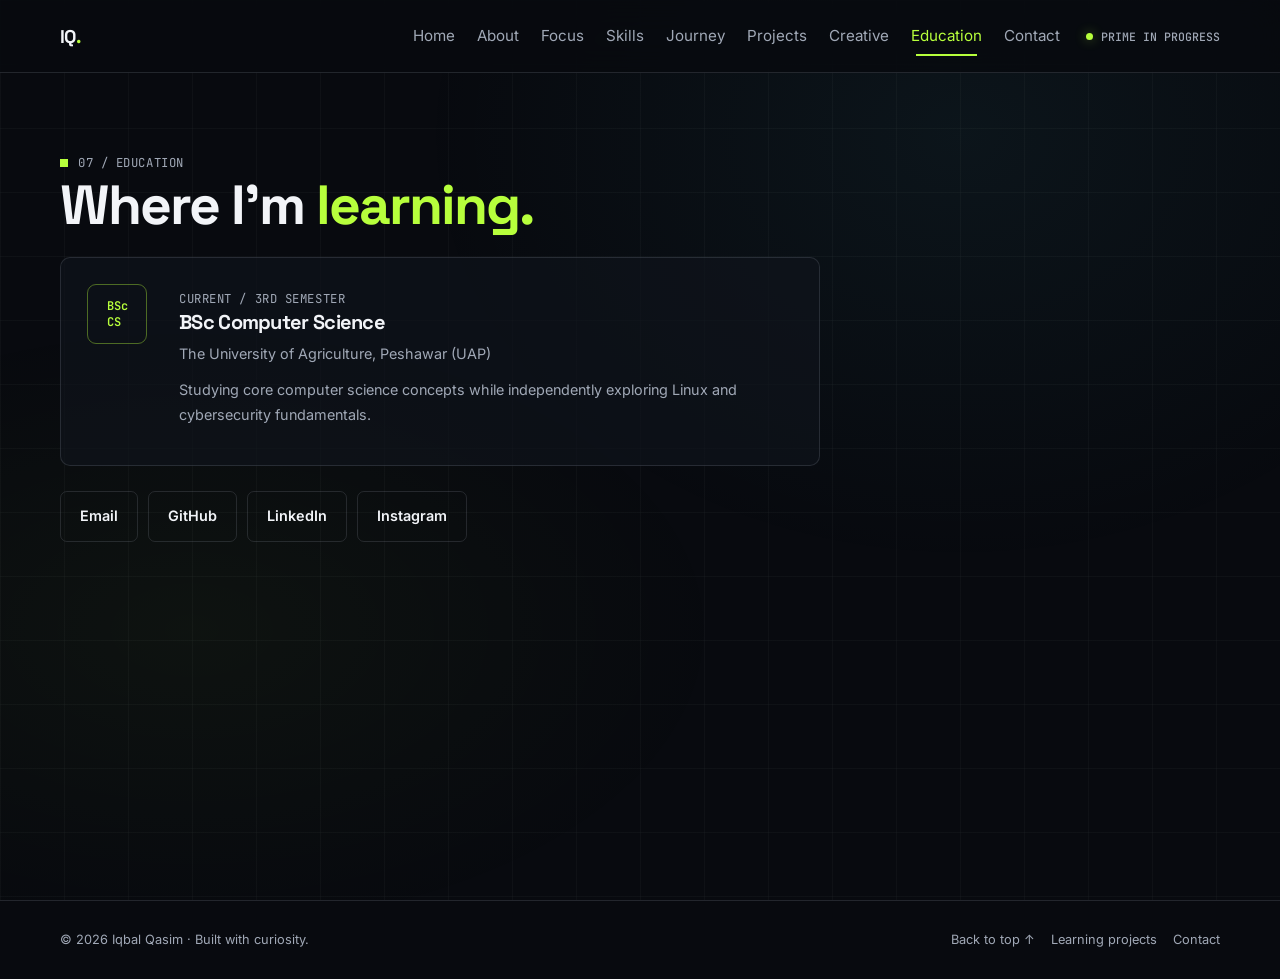
<file: education.html>
<!DOCTYPE html>

<html lang="en">
<head>
<meta charset="utf-8"/>
<meta content="width=device-width, initial-scale=1, viewport-fit=cover" name="viewport"/>
<meta content="#080a0f" name="theme-color"/>
<title>Iqbal Qasim — Education | Computer Science &amp; Cybersecurity</title>
<meta content="Iqbal Qasim is a computer science student at the University of Agriculture, Peshawar, exploring cybersecurity, Linux, networking, and ethical hacking responsibly." name="description"/>
<meta content="Iqbal Qasim — Computer Science &amp; Cybersecurity" property="og:title"/>
<meta content="Computer science student building foundations in Linux, networking, and responsible cybersecurity." property="og:description"/>
<meta content="website" property="og:type"/>
<link href="data:image/svg+xml,%3Csvg xmlns='http://www.w3.org/2000/svg' viewBox='0 0 32 32'%3E%3Crect width='32' height='32' rx='7' fill='%23080A0F'/%3E%3Cpath d='M16 4l10 6v12l-10 6L6 22V10z' fill='none' stroke='%23B7FF3C' stroke-width='2'/%3E%3Cpath d='M12 16h8M16 12v8' stroke='%2357D6E8' stroke-width='2'/%3E%3C/svg%3E" rel="icon"/>
<link href="https://fonts.googleapis.com" rel="preconnect"/>
<link crossorigin="" href="https://fonts.gstatic.com" rel="preconnect"/>
<link href="https://fonts.googleapis.com/css2?family=Space+Grotesk:wght@400;500;600;700&amp;family=Inter:wght@400;500;600&amp;family=JetBrains+Mono:wght@400;500&amp;display=swap" rel="stylesheet"/>
<link rel="stylesheet" href="style.css">
</head>
<body>
<a class="skip" href="#main">Skip to content</a>
<nav aria-label="Main navigation">
<div class="wrap nav-inner">
<a aria-label="Iqbal Qasim, home" class="logo" href="index.html">IQ<span>.</span></a>
<div class="nav-right">
<div class="links" id="nav-links"><a href="index.html">Home</a><a href="about.html">About</a><a href="focus.html">Focus</a><a href="skills.html">Skills</a><a href="journey.html">Journey</a><a href="projects.html">Projects</a><a href="creative.html">Creative</a><a aria-current="page" href="education.html">Education</a><a href="contact.html">Contact</a></div>
<span class="availability">PRIME IN PROGRESS</span>
<button aria-controls="nav-links" aria-expanded="false" id="menu" type="button">Menu</button>
</div>
</div>
</nav>
<main class="page-main" id="main">
<section aria-labelledby="education-title" id="education">
<div class="wrap">
<span class="eyebrow">07 / Education</span><h2 id="education-title">Where I'm <span class="accent">learning.</span></h2>
<article class="edu-card reveal"><div aria-hidden="true" class="edu-mark">BSc<br/>CS</div><div><span class="mono">CURRENT / 3RD SEMESTER</span><h3>BSc Computer Science</h3><p>The University of Agriculture, Peshawar (UAP)</p><p>Studying core computer science concepts while independently exploring Linux and cybersecurity fundamentals.</p></div></article>
<div class="contact-links" id="social-links"></div>
</div>
</section>
</main>
<footer><div class="wrap footer-inner"><span>© <span id="year"></span> Iqbal Qasim · Built with curiosity.</span><div class="footer-links"><a href="index.html#hero">Back to top ↑</a><a href="#projects">Learning projects</a><a href="#contact">Contact</a></div></div></footer>
<!-- Three.js is an optional enhancement; the page remains readable without it. -->
<script>
window.PORTFOLIO_CONFIG = {
  email: "iq725227@gmail.com",
  github: "https://www.github.com/qasiim01/",
  linkedin: "https://www.linkedin.com/in/qasim1337/",
  instagram: "https://www.instagram.com/qasim_etc",
};
</script><script>
(() => {
  const $ = (selector, root = document) => root.querySelector(selector);
  const $$ = (selector, root = document) => [...root.querySelectorAll(selector)];
  const reducedMotion = window.matchMedia('(prefers-reduced-motion: reduce)').matches;
  const year = $('#year');
  if (year) year.textContent = new Date().getFullYear();

  if (!reducedMotion && 'IntersectionObserver' in window) {
    document.documentElement.classList.add('js-motion');
    const observer = new IntersectionObserver(entries => {
      entries.forEach(entry => {
        if (entry.isIntersecting) {
          entry.target.classList.add('is-visible');
          observer.unobserve(entry.target);
        }
      });
    }, {threshold: .12});
    $$('.reveal').forEach(el => observer.observe(el));
  }

  const menu = $('#menu');
  const navLinks = $('#nav-links');
  if (menu && navLinks) {
    const closeMenu = () => {
      navLinks.classList.remove('is-open');
      menu.setAttribute('aria-expanded', 'false');
    };
    menu.addEventListener('click', () => {
      const open = navLinks.classList.toggle('is-open');
      menu.setAttribute('aria-expanded', String(open));
    });
    $$('a', navLinks).forEach(link => link.addEventListener('click', closeMenu));
    document.addEventListener('keydown', event => {
      if (event.key === 'Escape') closeMenu();
    });
  }

  // Only display real social/contact URLs entered in the configuration.
  const config = window.PORTFOLIO_CONFIG || {};
  const socialContainer = $('#social-links');
  if (socialContainer) {
    [
      ['Email', config.email ? 'mailto:' + config.email : ''],
      ['GitHub', config.github || ''],
      ['LinkedIn', config.linkedin || ''],
      ['Instagram', config.instagram || '']
    ].forEach(([label, url]) => {
      if (!url) return;
      const a = document.createElement('a');
      a.className = 'btn';
      a.textContent = label;
      a.href = url;
      if (/^https?:\/\//i.test(url)) { a.target = '_blank'; a.rel = 'noopener noreferrer'; }
      socialContainer.append(a);
    });
    if (!socialContainer.children.length) {
      const hint = document.createElement('span');
      hint.className = 'mono';
      hint.textContent = 'Add your real contact links in the configuration to show them here.';
      socialContainer.append(hint);
    }
  }

  const lightbox = $('#lightbox');
  const closeButton = $('#lightbox-close');
  const lightboxContent = $('#lightbox-content');
  if (lightbox && closeButton && lightboxContent) {
    let previousFocus = null;
    const close = () => {
      lightbox.classList.remove('is-open');
      lightbox.setAttribute('aria-hidden', 'true');
      document.body.style.overflow = '';
      if (previousFocus) previousFocus.focus();
    };
    $$('.gallery-item').forEach(item => item.addEventListener('click', () => {
      previousFocus = item;
      lightboxContent.replaceChildren();
      const heading = document.createElement('h2');
      heading.id = 'lightbox-title';
      heading.textContent = item.dataset.title || 'Creative sample';
      const desc = document.createElement('p');
      desc.id = 'lightbox-description';
      desc.textContent = item.dataset.desc || '';
      lightboxContent.append(heading);
      if (item.dataset.src) {
        const img = document.createElement('img');
        img.src = item.dataset.src;
        img.alt = item.dataset.alt || heading.textContent;
        lightboxContent.append(img);
      } else {
        const placeholder = document.createElement('div');
        placeholder.className = 'gallery-art';
        placeholder.style.minHeight = '220px';
        const label = document.createElement('span');
        label.className = 'sample';
        label.textContent = 'Add an image path in the configuration';
        placeholder.append(label);
        lightboxContent.append(placeholder);
      }
      lightboxContent.append(desc);
      lightbox.classList.add('is-open');
      lightbox.setAttribute('aria-hidden', 'false');
      document.body.style.overflow = 'hidden';
      closeButton.focus();
    }));
    closeButton.addEventListener('click', close);
    lightbox.addEventListener('click', event => { if (event.target === lightbox) close(); });
    document.addEventListener('keydown', event => {
      if (!lightbox.classList.contains('is-open')) return;
      if (event.key === 'Escape') close();
      if (event.key === 'Tab') { event.preventDefault(); closeButton.focus(); }
    });
  }

  const form = $('#contact-form');
  if (form) {
    const status = $('#form-status');
    const fields = [
      {id:'name', error:'name-error', message:'Please enter your name.'},
      {id:'email', error:'email-error', message:'Please enter a valid email address.', email:true},
      {id:'subject', error:'subject-error', message:'Please enter a subject.'},
      {id:'message', error:'message-error', message:'Please write a message.'}
    ];
    form.addEventListener('submit', event => {
      event.preventDefault();
      let valid = true;
      fields.forEach(field => {
        const input = $('#' + field.id);
        const value = input.value.trim();
        const invalid = !value || (field.email && !/^[^\s@]+@[^\s@]+\.[^\s@]+$/.test(value));
        input.setAttribute('aria-invalid', String(invalid));
        $('#' + field.error).textContent = invalid ? field.message : '';
        if (invalid) valid = false;
      });
      if (!valid) { status.textContent = 'Please correct the highlighted fields.'; return; }
      if (!config.email) { status.textContent = 'Set your email address in the configuration before using this form.'; return; }
      const subject = encodeURIComponent($('#subject').value.trim());
      const body = encodeURIComponent($('#message').value.trim() + '\n\nFrom: ' + $('#name').value.trim() + ' (' + $('#email').value.trim() + ')');
      status.textContent = 'Your email application should open. Review the message there and send it yourself.';
      window.location.href = 'mailto:' + encodeURIComponent(config.email) + '?subject=' + subject + '&body=' + body;
    });
    fields.forEach(field => $('#' + field.id).addEventListener('input', () => {
      $('#' + field.id).removeAttribute('aria-invalid');
      $('#' + field.error).textContent = '';
    }));
  }

  // Optional Three.js effect is only loaded on the Home page.
  const canvas = $('#network-canvas');
  if (canvas && window.THREE && !reducedMotion) {
    try {
      const THREE = window.THREE;
      const renderer = new THREE.WebGLRenderer({canvas, alpha:true, antialias:true, powerPreference:'low-power'});
      renderer.setPixelRatio(Math.min(window.devicePixelRatio || 1, 1.5));
      const scene = new THREE.Scene();
      const camera = new THREE.PerspectiveCamera(48, 1, .1, 100);
      camera.position.z = 8;
      const network = new THREE.Group();
      scene.add(network);
      const positions = [];
      const count = 46;
      for (let i=0;i<count;i++) {
        const phi = Math.acos(2*(i+.5)/count-1), theta = Math.PI*(1+Math.sqrt(5))*i, r=2.05;
        positions.push(Math.cos(theta)*Math.sin(phi)*r, Math.cos(phi)*r, Math.sin(theta)*Math.sin(phi)*r);
      }
      const nodes = new THREE.BufferGeometry();
      nodes.setAttribute('position', new THREE.Float32BufferAttribute(positions,3));
      network.add(new THREE.Points(nodes,new THREE.PointsMaterial({color:0xb7ff3c,size:.055,transparent:true,opacity:.9})));
      const lines=[];
      for(let i=0;i<count;i++) for(let j=i+1;j<count;j++){
        const a=new THREE.Vector3(...positions.slice(i*3,i*3+3)), b=new THREE.Vector3(...positions.slice(j*3,j*3+3));
        if(a.distanceTo(b)<1.05) lines.push(...positions.slice(i*3,i*3+3),...positions.slice(j*3,j*3+3));
      }
      const lineGeo=new THREE.BufferGeometry();
      lineGeo.setAttribute('position',new THREE.Float32BufferAttribute(lines,3));
      network.add(new THREE.LineSegments(lineGeo,new THREE.LineBasicMaterial({color:0x57d6e8,transparent:true,opacity:.25})));
      network.add(new THREE.Mesh(new THREE.IcosahedronGeometry(2.18,1),new THREE.MeshBasicMaterial({color:0xb7ff3c,wireframe:true,transparent:true,opacity:.12})));
      function resize(){
        const rect=canvas.getBoundingClientRect();
        if(!rect.width||!rect.height)return;
        renderer.setSize(rect.width,rect.height,false);
        camera.aspect=rect.width/rect.height;camera.updateProjectionMatrix();
        network.position.x=innerWidth>780?2.15:0;
      }
      resize();addEventListener('resize',resize,{passive:true});
      let raf=0, visible=true;
      function draw(){
        cancelAnimationFrame(raf);
        if(!visible||document.hidden)return;
        network.rotation.y+=.0018;
        network.rotation.x=Math.sin(performance.now()*.00025)*.06;
        renderer.render(scene,camera);
        raf=requestAnimationFrame(draw);
      }
      if('IntersectionObserver'in window){
        const io=new IntersectionObserver(entries=>{visible=entries[0].isIntersecting;if(visible)draw();else cancelAnimationFrame(raf);});
        io.observe($('#hero'));
      }
      document.addEventListener('visibilitychange',()=>document.hidden?cancelAnimationFrame(raf):draw());
      draw();
    } catch(e) { canvas.hidden=true; }
  } else if (canvas) {
    canvas.hidden = true;
  }
})();
</script></body>
</html>
</file>
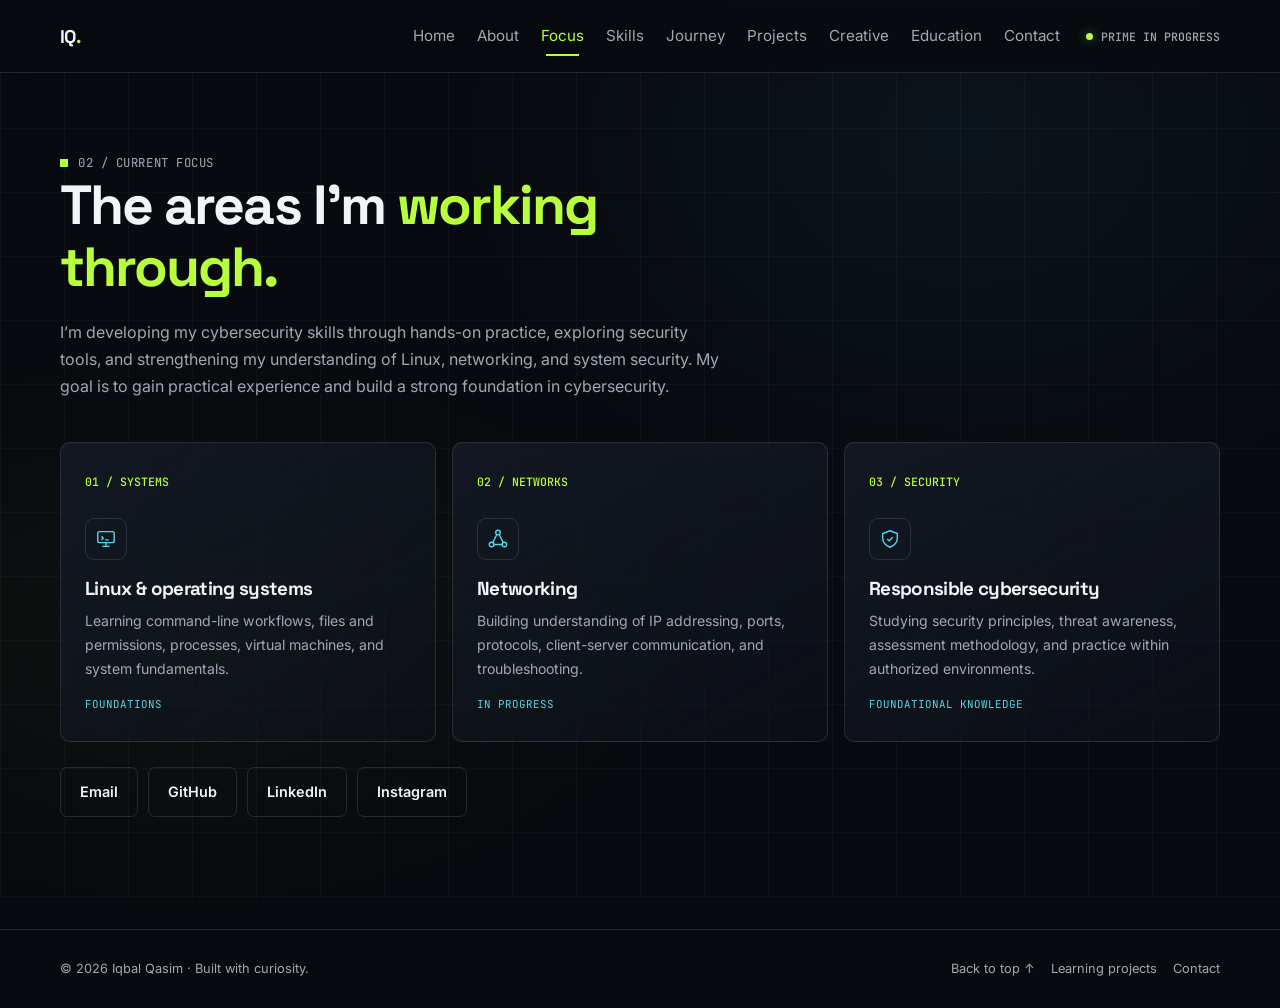
<file: focus.html>
<!DOCTYPE html>

<html lang="en">
<head>
<meta charset="utf-8"/>
<meta content="width=device-width, initial-scale=1, viewport-fit=cover" name="viewport"/>
<meta content="#080a0f" name="theme-color"/>
<title>Iqbal Qasim — Focus | Computer Science &amp; Cybersecurity</title>
<meta content="Iqbal Qasim is a computer science student at the University of Agriculture, Peshawar, exploring cybersecurity, Linux, networking, and ethical hacking responsibly." name="description"/>
<meta content="Iqbal Qasim — Computer Science &amp; Cybersecurity" property="og:title"/>
<meta content="Computer science student building foundations in Linux, networking, and responsible cybersecurity." property="og:description"/>
<meta content="website" property="og:type"/>
<link href="data:image/svg+xml,%3Csvg xmlns='http://www.w3.org/2000/svg' viewBox='0 0 32 32'%3E%3Crect width='32' height='32' rx='7' fill='%23080A0F'/%3E%3Cpath d='M16 4l10 6v12l-10 6L6 22V10z' fill='none' stroke='%23B7FF3C' stroke-width='2'/%3E%3Cpath d='M12 16h8M16 12v8' stroke='%2357D6E8' stroke-width='2'/%3E%3C/svg%3E" rel="icon"/>
<link href="https://fonts.googleapis.com" rel="preconnect"/>
<link crossorigin="" href="https://fonts.gstatic.com" rel="preconnect"/>
<link href="https://fonts.googleapis.com/css2?family=Space+Grotesk:wght@400;500;600;700&amp;family=Inter:wght@400;500;600&amp;family=JetBrains+Mono:wght@400;500&amp;display=swap" rel="stylesheet"/>
<link rel="stylesheet" href="style.css">
</head>
<body>
<a class="skip" href="#main">Skip to content</a>
<nav aria-label="Main navigation">
<div class="wrap nav-inner">
<a aria-label="Iqbal Qasim, home" class="logo" href="index.html">IQ<span>.</span></a>
<div class="nav-right">
<div class="links" id="nav-links"><a href="index.html">Home</a><a href="about.html">About</a><a aria-current="page" href="focus.html">Focus</a><a href="skills.html">Skills</a><a href="journey.html">Journey</a><a href="projects.html">Projects</a><a href="creative.html">Creative</a><a href="education.html">Education</a><a href="contact.html">Contact</a></div>
<span class="availability">PRIME IN PROGRESS</span>
<button aria-controls="nav-links" aria-expanded="false" id="menu" type="button">Menu</button>
</div>
</div>
</nav>
<main class="page-main" id="main">
<section aria-labelledby="focus-title" id="focus">
<div class="wrap">
<span class="eyebrow">02 / Current focus</span><h2 id="focus-title">The areas I'm <span class="accent">working through.</span></h2>
<p class="section-intro">I’m developing my cybersecurity skills through hands-on practice, exploring security tools, and strengthening my understanding of Linux, networking, and system security. My goal is to gain practical experience and build a strong foundation in cybersecurity.</p>
<div class="focus-grid">
<article class="focus-card reveal"><span class="focus-num">01 / SYSTEMS</span><div aria-hidden="true" class="focus-icon"><svg fill="none" stroke="currentColor" stroke-width="1.5" viewbox="0 0 24 24"><rect height="12" rx="2" width="18" x="3" y="4"></rect><path d="M8 20h8m-4-4v4M7 9l2 2-2 2m4 0h4"></path></svg></div><h3>Linux &amp; operating systems</h3><p>Learning command-line workflows, files and permissions, processes, virtual machines, and system fundamentals.</p><span class="state">Foundations</span></article>
<article class="focus-card reveal"><span class="focus-num">02 / NETWORKS</span><div aria-hidden="true" class="focus-icon"><svg fill="none" stroke="currentColor" stroke-width="1.5" viewbox="0 0 24 24"><circle cx="12" cy="5" r="2.5"></circle><circle cx="5" cy="18" r="2.5"></circle><circle cx="19" cy="18" r="2.5"></circle><path d="m10.7 7.1-4.4 8.8m7-8.8 4.4 8.8M7.5 18h9"></path></svg></div><h3>Networking</h3><p>Building understanding of IP addressing, ports, protocols, client-server communication, and troubleshooting.</p><span class="state">In progress</span></article>
<article class="focus-card reveal"><span class="focus-num">03 / SECURITY</span><div aria-hidden="true" class="focus-icon"><svg fill="none" stroke="currentColor" stroke-width="1.5" viewbox="0 0 24 24"><path d="M12 3 20 6v5c0 5-3.4 8.2-8 10-4.6-1.8-8-5-8-10V6l8-3Z"></path><path d="m9 12 2 2 4-4"></path></svg></div><h3>Responsible cybersecurity</h3><p>Studying security principles, threat awareness, assessment methodology, and practice within authorized environments.</p><span class="state">Foundational knowledge</span></article>
</div>
</div>
<div class="contact-links wrap" id="social-links"></div>
</section>
</main>
<footer><div class="wrap footer-inner"><span>© <span id="year"></span> Iqbal Qasim · Built with curiosity.</span><div class="footer-links"><a href="index.html#hero">Back to top ↑</a><a href="#projects">Learning projects</a><a href="#contact">Contact</a></div></div></footer>
<!-- Three.js is an optional enhancement; the page remains readable without it. -->
<script>
window.PORTFOLIO_CONFIG = {
  email: "iq725227@gmail.com",
  github: "https://www.github.com/qasiim01/",
  linkedin: "https://www.linkedin.com/in/qasim1337/",
  instagram: "https://www.instagram.com/qasim_etc",
};
</script><script>
(() => {
  const $ = (selector, root = document) => root.querySelector(selector);
  const $$ = (selector, root = document) => [...root.querySelectorAll(selector)];
  const reducedMotion = window.matchMedia('(prefers-reduced-motion: reduce)').matches;
  const year = $('#year');
  if (year) year.textContent = new Date().getFullYear();

  if (!reducedMotion && 'IntersectionObserver' in window) {
    document.documentElement.classList.add('js-motion');
    const observer = new IntersectionObserver(entries => {
      entries.forEach(entry => {
        if (entry.isIntersecting) {
          entry.target.classList.add('is-visible');
          observer.unobserve(entry.target);
        }
      });
    }, {threshold: .12});
    $$('.reveal').forEach(el => observer.observe(el));
  }

  const menu = $('#menu');
  const navLinks = $('#nav-links');
  if (menu && navLinks) {
    const closeMenu = () => {
      navLinks.classList.remove('is-open');
      menu.setAttribute('aria-expanded', 'false');
    };
    menu.addEventListener('click', () => {
      const open = navLinks.classList.toggle('is-open');
      menu.setAttribute('aria-expanded', String(open));
    });
    $$('a', navLinks).forEach(link => link.addEventListener('click', closeMenu));
    document.addEventListener('keydown', event => {
      if (event.key === 'Escape') closeMenu();
    });
  }

  // Only display real social/contact URLs entered in the configuration.
  const config = window.PORTFOLIO_CONFIG || {};
  const socialContainer = $('#social-links');
  if (socialContainer) {
    [
      ['Email', config.email ? 'mailto:' + config.email : ''],
      ['GitHub', config.github || ''],
      ['LinkedIn', config.linkedin || ''],
      ['Instagram', config.instagram || '']
    ].forEach(([label, url]) => {
      if (!url) return;
      const a = document.createElement('a');
      a.className = 'btn';
      a.textContent = label;
      a.href = url;
      if (/^https?:\/\//i.test(url)) { a.target = '_blank'; a.rel = 'noopener noreferrer'; }
      socialContainer.append(a);
    });
    if (!socialContainer.children.length) {
      const hint = document.createElement('span');
      hint.className = 'mono';
      hint.textContent = 'Add your real contact links in the configuration to show them here.';
      socialContainer.append(hint);
    }
  }

  const lightbox = $('#lightbox');
  const closeButton = $('#lightbox-close');
  const lightboxContent = $('#lightbox-content');
  if (lightbox && closeButton && lightboxContent) {
    let previousFocus = null;
    const close = () => {
      lightbox.classList.remove('is-open');
      lightbox.setAttribute('aria-hidden', 'true');
      document.body.style.overflow = '';
      if (previousFocus) previousFocus.focus();
    };
    $$('.gallery-item').forEach(item => item.addEventListener('click', () => {
      previousFocus = item;
      lightboxContent.replaceChildren();
      const heading = document.createElement('h2');
      heading.id = 'lightbox-title';
      heading.textContent = item.dataset.title || 'Creative sample';
      const desc = document.createElement('p');
      desc.id = 'lightbox-description';
      desc.textContent = item.dataset.desc || '';
      lightboxContent.append(heading);
      if (item.dataset.src) {
        const img = document.createElement('img');
        img.src = item.dataset.src;
        img.alt = item.dataset.alt || heading.textContent;
        lightboxContent.append(img);
      } else {
        const placeholder = document.createElement('div');
        placeholder.className = 'gallery-art';
        placeholder.style.minHeight = '220px';
        const label = document.createElement('span');
        label.className = 'sample';
        label.textContent = 'Add an image path in the configuration';
        placeholder.append(label);
        lightboxContent.append(placeholder);
      }
      lightboxContent.append(desc);
      lightbox.classList.add('is-open');
      lightbox.setAttribute('aria-hidden', 'false');
      document.body.style.overflow = 'hidden';
      closeButton.focus();
    }));
    closeButton.addEventListener('click', close);
    lightbox.addEventListener('click', event => { if (event.target === lightbox) close(); });
    document.addEventListener('keydown', event => {
      if (!lightbox.classList.contains('is-open')) return;
      if (event.key === 'Escape') close();
      if (event.key === 'Tab') { event.preventDefault(); closeButton.focus(); }
    });
  }

  const form = $('#contact-form');
  if (form) {
    const status = $('#form-status');
    const fields = [
      {id:'name', error:'name-error', message:'Please enter your name.'},
      {id:'email', error:'email-error', message:'Please enter a valid email address.', email:true},
      {id:'subject', error:'subject-error', message:'Please enter a subject.'},
      {id:'message', error:'message-error', message:'Please write a message.'}
    ];
    form.addEventListener('submit', event => {
      event.preventDefault();
      let valid = true;
      fields.forEach(field => {
        const input = $('#' + field.id);
        const value = input.value.trim();
        const invalid = !value || (field.email && !/^[^\s@]+@[^\s@]+\.[^\s@]+$/.test(value));
        input.setAttribute('aria-invalid', String(invalid));
        $('#' + field.error).textContent = invalid ? field.message : '';
        if (invalid) valid = false;
      });
      if (!valid) { status.textContent = 'Please correct the highlighted fields.'; return; }
      if (!config.email) { status.textContent = 'Set your email address in the configuration before using this form.'; return; }
      const subject = encodeURIComponent($('#subject').value.trim());
      const body = encodeURIComponent($('#message').value.trim() + '\n\nFrom: ' + $('#name').value.trim() + ' (' + $('#email').value.trim() + ')');
      status.textContent = 'Your email application should open. Review the message there and send it yourself.';
      window.location.href = 'mailto:' + encodeURIComponent(config.email) + '?subject=' + subject + '&body=' + body;
    });
    fields.forEach(field => $('#' + field.id).addEventListener('input', () => {
      $('#' + field.id).removeAttribute('aria-invalid');
      $('#' + field.error).textContent = '';
    }));
  }

  // Optional Three.js effect is only loaded on the Home page.
  const canvas = $('#network-canvas');
  if (canvas && window.THREE && !reducedMotion) {
    try {
      const THREE = window.THREE;
      const renderer = new THREE.WebGLRenderer({canvas, alpha:true, antialias:true, powerPreference:'low-power'});
      renderer.setPixelRatio(Math.min(window.devicePixelRatio || 1, 1.5));
      const scene = new THREE.Scene();
      const camera = new THREE.PerspectiveCamera(48, 1, .1, 100);
      camera.position.z = 8;
      const network = new THREE.Group();
      scene.add(network);
      const positions = [];
      const count = 46;
      for (let i=0;i<count;i++) {
        const phi = Math.acos(2*(i+.5)/count-1), theta = Math.PI*(1+Math.sqrt(5))*i, r=2.05;
        positions.push(Math.cos(theta)*Math.sin(phi)*r, Math.cos(phi)*r, Math.sin(theta)*Math.sin(phi)*r);
      }
      const nodes = new THREE.BufferGeometry();
      nodes.setAttribute('position', new THREE.Float32BufferAttribute(positions,3));
      network.add(new THREE.Points(nodes,new THREE.PointsMaterial({color:0xb7ff3c,size:.055,transparent:true,opacity:.9})));
      const lines=[];
      for(let i=0;i<count;i++) for(let j=i+1;j<count;j++){
        const a=new THREE.Vector3(...positions.slice(i*3,i*3+3)), b=new THREE.Vector3(...positions.slice(j*3,j*3+3));
        if(a.distanceTo(b)<1.05) lines.push(...positions.slice(i*3,i*3+3),...positions.slice(j*3,j*3+3));
      }
      const lineGeo=new THREE.BufferGeometry();
      lineGeo.setAttribute('position',new THREE.Float32BufferAttribute(lines,3));
      network.add(new THREE.LineSegments(lineGeo,new THREE.LineBasicMaterial({color:0x57d6e8,transparent:true,opacity:.25})));
      network.add(new THREE.Mesh(new THREE.IcosahedronGeometry(2.18,1),new THREE.MeshBasicMaterial({color:0xb7ff3c,wireframe:true,transparent:true,opacity:.12})));
      function resize(){
        const rect=canvas.getBoundingClientRect();
        if(!rect.width||!rect.height)return;
        renderer.setSize(rect.width,rect.height,false);
        camera.aspect=rect.width/rect.height;camera.updateProjectionMatrix();
        network.position.x=innerWidth>780?2.15:0;
      }
      resize();addEventListener('resize',resize,{passive:true});
      let raf=0, visible=true;
      function draw(){
        cancelAnimationFrame(raf);
        if(!visible||document.hidden)return;
        network.rotation.y+=.0018;
        network.rotation.x=Math.sin(performance.now()*.00025)*.06;
        renderer.render(scene,camera);
        raf=requestAnimationFrame(draw);
      }
      if('IntersectionObserver'in window){
        const io=new IntersectionObserver(entries=>{visible=entries[0].isIntersecting;if(visible)draw();else cancelAnimationFrame(raf);});
        io.observe($('#hero'));
      }
      document.addEventListener('visibilitychange',()=>document.hidden?cancelAnimationFrame(raf):draw());
      draw();
    } catch(e) { canvas.hidden=true; }
  } else if (canvas) {
    canvas.hidden = true;
  }
})();
</script></body>
</html>
</file>
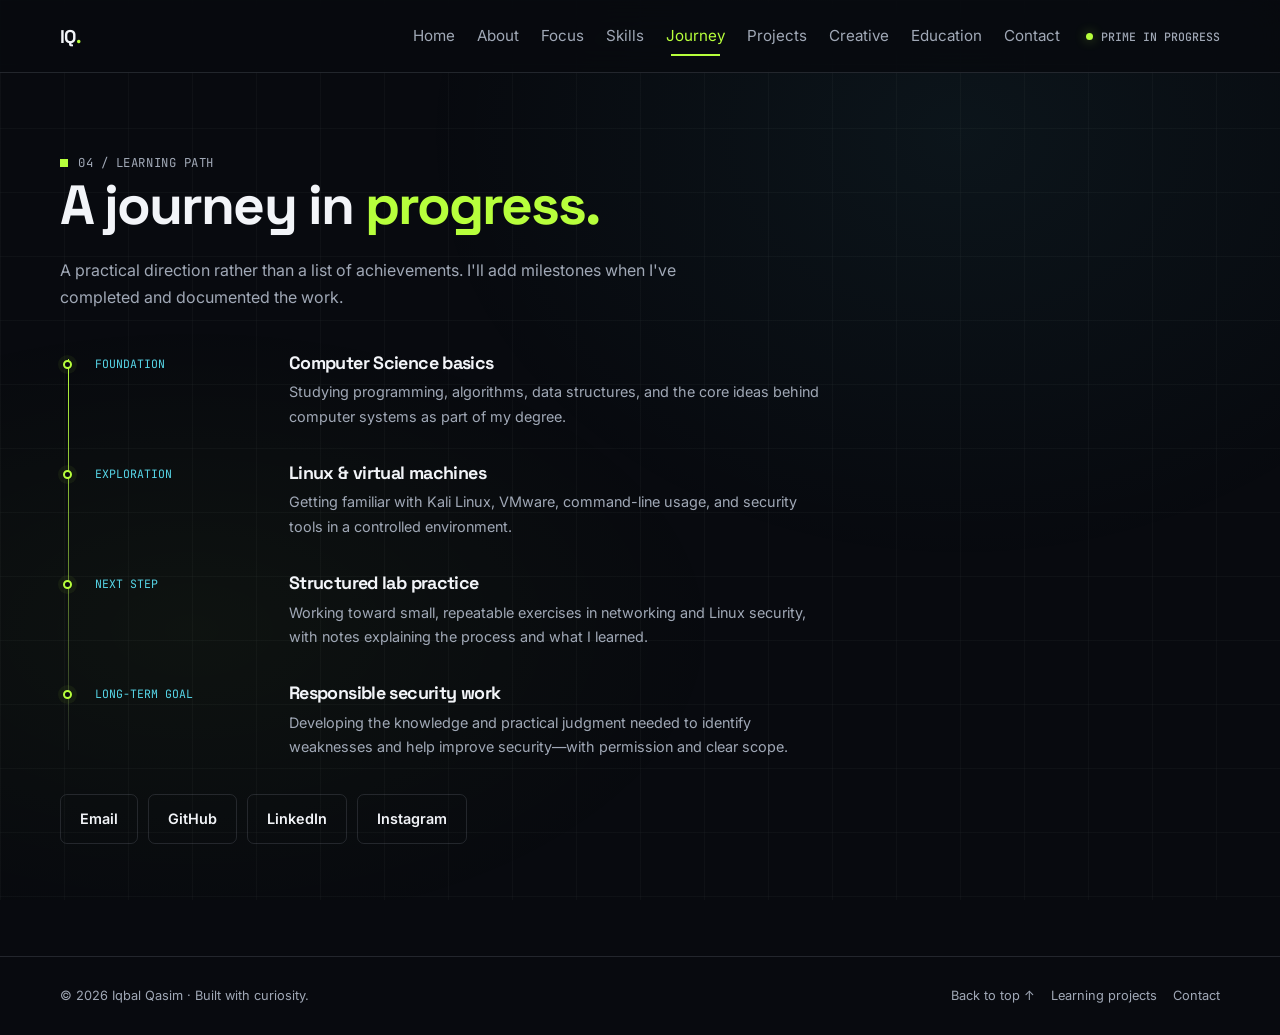
<file: journey.html>
<!DOCTYPE html>

<html lang="en">
<head>
<meta charset="utf-8"/>
<meta content="width=device-width, initial-scale=1, viewport-fit=cover" name="viewport"/>
<meta content="#080a0f" name="theme-color"/>
<title>Iqbal Qasim — Journey | Computer Science &amp; Cybersecurity</title>
<meta content="Iqbal Qasim is a computer science student at the University of Agriculture, Peshawar, exploring cybersecurity, Linux, networking, and ethical hacking responsibly." name="description"/>
<meta content="Iqbal Qasim — Computer Science &amp; Cybersecurity" property="og:title"/>
<meta content="Computer science student building foundations in Linux, networking, and responsible cybersecurity." property="og:description"/>
<meta content="website" property="og:type"/>
<link href="data:image/svg+xml,%3Csvg xmlns='http://www.w3.org/2000/svg' viewBox='0 0 32 32'%3E%3Crect width='32' height='32' rx='7' fill='%23080A0F'/%3E%3Cpath d='M16 4l10 6v12l-10 6L6 22V10z' fill='none' stroke='%23B7FF3C' stroke-width='2'/%3E%3Cpath d='M12 16h8M16 12v8' stroke='%2357D6E8' stroke-width='2'/%3E%3C/svg%3E" rel="icon"/>
<link href="https://fonts.googleapis.com" rel="preconnect"/>
<link crossorigin="" href="https://fonts.gstatic.com" rel="preconnect"/>
<link href="https://fonts.googleapis.com/css2?family=Space+Grotesk:wght@400;500;600;700&amp;family=Inter:wght@400;500;600&amp;family=JetBrains+Mono:wght@400;500&amp;display=swap" rel="stylesheet"/>
<link rel="stylesheet" href="style.css">
</head>
<body>
<a class="skip" href="#main">Skip to content</a>
<nav aria-label="Main navigation">
<div class="wrap nav-inner">
<a aria-label="Iqbal Qasim, home" class="logo" href="index.html">IQ<span>.</span></a>
<div class="nav-right">
<div class="links" id="nav-links"><a href="index.html">Home</a><a href="about.html">About</a><a href="focus.html">Focus</a><a href="skills.html">Skills</a><a aria-current="page" href="journey.html">Journey</a><a href="projects.html">Projects</a><a href="creative.html">Creative</a><a href="education.html">Education</a><a href="contact.html">Contact</a></div>
<span class="availability">PRIME IN PROGRESS</span>
<button aria-controls="nav-links" aria-expanded="false" id="menu" type="button">Menu</button>
</div>
</div>
</nav>
<main class="page-main" id="main">
<section aria-labelledby="journey-title" id="journey">
<div class="wrap">
<span class="eyebrow">04 / Learning path</span><h2 id="journey-title">A journey in <span class="accent">progress.</span></h2>
<p class="section-intro">A practical direction rather than a list of achievements. I'll add milestones when I've completed and documented the work.</p>
<ol class="timeline">
<li class="reveal"><span class="period">FOUNDATION</span><div><h3>Computer Science basics</h3><p>Studying programming, algorithms, data structures, and the core ideas behind computer systems as part of my degree.</p></div></li>
<li class="reveal"><span class="period">EXPLORATION</span><div><h3>Linux &amp; virtual machines</h3><p>Getting familiar with Kali Linux, VMware, command-line usage, and security tools in a controlled environment.</p></div></li>
<li class="reveal"><span class="period">NEXT STEP</span><div><h3>Structured lab practice</h3><p>Working toward small, repeatable exercises in networking and Linux security, with notes explaining the process and what I learned.</p></div></li>
<li class="reveal"><span class="period">LONG-TERM GOAL</span><div><h3>Responsible security work</h3><p>Developing the knowledge and practical judgment needed to identify weaknesses and help improve security—with permission and clear scope.</p></div></li>
</ol>
<div class="contact-links" id="social-links"></div>
</div>
</section>
</main>
<footer><div class="wrap footer-inner"><span>© <span id="year"></span> Iqbal Qasim · Built with curiosity.</span><div class="footer-links"><a href="index.html#hero">Back to top ↑</a><a href="#projects">Learning projects</a><a href="#contact">Contact</a></div></div></footer>
<!-- Three.js is an optional enhancement; the page remains readable without it. -->
<script>
window.PORTFOLIO_CONFIG = {
  email: "iq725227@gmail.com",
  github: "https://www.github.com/qasiim01/",
  linkedin: "https://www.linkedin.com/in/qasim1337/",
  instagram: "https://www.instagram.com/qasim_etc",
};
</script><script>
(() => {
  const $ = (selector, root = document) => root.querySelector(selector);
  const $$ = (selector, root = document) => [...root.querySelectorAll(selector)];
  const reducedMotion = window.matchMedia('(prefers-reduced-motion: reduce)').matches;
  const year = $('#year');
  if (year) year.textContent = new Date().getFullYear();

  if (!reducedMotion && 'IntersectionObserver' in window) {
    document.documentElement.classList.add('js-motion');
    const observer = new IntersectionObserver(entries => {
      entries.forEach(entry => {
        if (entry.isIntersecting) {
          entry.target.classList.add('is-visible');
          observer.unobserve(entry.target);
        }
      });
    }, {threshold: .12});
    $$('.reveal').forEach(el => observer.observe(el));
  }

  const menu = $('#menu');
  const navLinks = $('#nav-links');
  if (menu && navLinks) {
    const closeMenu = () => {
      navLinks.classList.remove('is-open');
      menu.setAttribute('aria-expanded', 'false');
    };
    menu.addEventListener('click', () => {
      const open = navLinks.classList.toggle('is-open');
      menu.setAttribute('aria-expanded', String(open));
    });
    $$('a', navLinks).forEach(link => link.addEventListener('click', closeMenu));
    document.addEventListener('keydown', event => {
      if (event.key === 'Escape') closeMenu();
    });
  }

  // Only display real social/contact URLs entered in the configuration.
  const config = window.PORTFOLIO_CONFIG || {};
  const socialContainer = $('#social-links');
  if (socialContainer) {
    [
      ['Email', config.email ? 'mailto:' + config.email : ''],
      ['GitHub', config.github || ''],
      ['LinkedIn', config.linkedin || ''],
      ['Instagram', config.instagram || '']
    ].forEach(([label, url]) => {
      if (!url) return;
      const a = document.createElement('a');
      a.className = 'btn';
      a.textContent = label;
      a.href = url;
      if (/^https?:\/\//i.test(url)) { a.target = '_blank'; a.rel = 'noopener noreferrer'; }
      socialContainer.append(a);
    });
    if (!socialContainer.children.length) {
      const hint = document.createElement('span');
      hint.className = 'mono';
      hint.textContent = 'Add your real contact links in the configuration to show them here.';
      socialContainer.append(hint);
    }
  }

  const lightbox = $('#lightbox');
  const closeButton = $('#lightbox-close');
  const lightboxContent = $('#lightbox-content');
  if (lightbox && closeButton && lightboxContent) {
    let previousFocus = null;
    const close = () => {
      lightbox.classList.remove('is-open');
      lightbox.setAttribute('aria-hidden', 'true');
      document.body.style.overflow = '';
      if (previousFocus) previousFocus.focus();
    };
    $$('.gallery-item').forEach(item => item.addEventListener('click', () => {
      previousFocus = item;
      lightboxContent.replaceChildren();
      const heading = document.createElement('h2');
      heading.id = 'lightbox-title';
      heading.textContent = item.dataset.title || 'Creative sample';
      const desc = document.createElement('p');
      desc.id = 'lightbox-description';
      desc.textContent = item.dataset.desc || '';
      lightboxContent.append(heading);
      if (item.dataset.src) {
        const img = document.createElement('img');
        img.src = item.dataset.src;
        img.alt = item.dataset.alt || heading.textContent;
        lightboxContent.append(img);
      } else {
        const placeholder = document.createElement('div');
        placeholder.className = 'gallery-art';
        placeholder.style.minHeight = '220px';
        const label = document.createElement('span');
        label.className = 'sample';
        label.textContent = 'Add an image path in the configuration';
        placeholder.append(label);
        lightboxContent.append(placeholder);
      }
      lightboxContent.append(desc);
      lightbox.classList.add('is-open');
      lightbox.setAttribute('aria-hidden', 'false');
      document.body.style.overflow = 'hidden';
      closeButton.focus();
    }));
    closeButton.addEventListener('click', close);
    lightbox.addEventListener('click', event => { if (event.target === lightbox) close(); });
    document.addEventListener('keydown', event => {
      if (!lightbox.classList.contains('is-open')) return;
      if (event.key === 'Escape') close();
      if (event.key === 'Tab') { event.preventDefault(); closeButton.focus(); }
    });
  }

  const form = $('#contact-form');
  if (form) {
    const status = $('#form-status');
    const fields = [
      {id:'name', error:'name-error', message:'Please enter your name.'},
      {id:'email', error:'email-error', message:'Please enter a valid email address.', email:true},
      {id:'subject', error:'subject-error', message:'Please enter a subject.'},
      {id:'message', error:'message-error', message:'Please write a message.'}
    ];
    form.addEventListener('submit', event => {
      event.preventDefault();
      let valid = true;
      fields.forEach(field => {
        const input = $('#' + field.id);
        const value = input.value.trim();
        const invalid = !value || (field.email && !/^[^\s@]+@[^\s@]+\.[^\s@]+$/.test(value));
        input.setAttribute('aria-invalid', String(invalid));
        $('#' + field.error).textContent = invalid ? field.message : '';
        if (invalid) valid = false;
      });
      if (!valid) { status.textContent = 'Please correct the highlighted fields.'; return; }
      if (!config.email) { status.textContent = 'Set your email address in the configuration before using this form.'; return; }
      const subject = encodeURIComponent($('#subject').value.trim());
      const body = encodeURIComponent($('#message').value.trim() + '\n\nFrom: ' + $('#name').value.trim() + ' (' + $('#email').value.trim() + ')');
      status.textContent = 'Your email application should open. Review the message there and send it yourself.';
      window.location.href = 'mailto:' + encodeURIComponent(config.email) + '?subject=' + subject + '&body=' + body;
    });
    fields.forEach(field => $('#' + field.id).addEventListener('input', () => {
      $('#' + field.id).removeAttribute('aria-invalid');
      $('#' + field.error).textContent = '';
    }));
  }

  // Optional Three.js effect is only loaded on the Home page.
  const canvas = $('#network-canvas');
  if (canvas && window.THREE && !reducedMotion) {
    try {
      const THREE = window.THREE;
      const renderer = new THREE.WebGLRenderer({canvas, alpha:true, antialias:true, powerPreference:'low-power'});
      renderer.setPixelRatio(Math.min(window.devicePixelRatio || 1, 1.5));
      const scene = new THREE.Scene();
      const camera = new THREE.PerspectiveCamera(48, 1, .1, 100);
      camera.position.z = 8;
      const network = new THREE.Group();
      scene.add(network);
      const positions = [];
      const count = 46;
      for (let i=0;i<count;i++) {
        const phi = Math.acos(2*(i+.5)/count-1), theta = Math.PI*(1+Math.sqrt(5))*i, r=2.05;
        positions.push(Math.cos(theta)*Math.sin(phi)*r, Math.cos(phi)*r, Math.sin(theta)*Math.sin(phi)*r);
      }
      const nodes = new THREE.BufferGeometry();
      nodes.setAttribute('position', new THREE.Float32BufferAttribute(positions,3));
      network.add(new THREE.Points(nodes,new THREE.PointsMaterial({color:0xb7ff3c,size:.055,transparent:true,opacity:.9})));
      const lines=[];
      for(let i=0;i<count;i++) for(let j=i+1;j<count;j++){
        const a=new THREE.Vector3(...positions.slice(i*3,i*3+3)), b=new THREE.Vector3(...positions.slice(j*3,j*3+3));
        if(a.distanceTo(b)<1.05) lines.push(...positions.slice(i*3,i*3+3),...positions.slice(j*3,j*3+3));
      }
      const lineGeo=new THREE.BufferGeometry();
      lineGeo.setAttribute('position',new THREE.Float32BufferAttribute(lines,3));
      network.add(new THREE.LineSegments(lineGeo,new THREE.LineBasicMaterial({color:0x57d6e8,transparent:true,opacity:.25})));
      network.add(new THREE.Mesh(new THREE.IcosahedronGeometry(2.18,1),new THREE.MeshBasicMaterial({color:0xb7ff3c,wireframe:true,transparent:true,opacity:.12})));
      function resize(){
        const rect=canvas.getBoundingClientRect();
        if(!rect.width||!rect.height)return;
        renderer.setSize(rect.width,rect.height,false);
        camera.aspect=rect.width/rect.height;camera.updateProjectionMatrix();
        network.position.x=innerWidth>780?2.15:0;
      }
      resize();addEventListener('resize',resize,{passive:true});
      let raf=0, visible=true;
      function draw(){
        cancelAnimationFrame(raf);
        if(!visible||document.hidden)return;
        network.rotation.y+=.0018;
        network.rotation.x=Math.sin(performance.now()*.00025)*.06;
        renderer.render(scene,camera);
        raf=requestAnimationFrame(draw);
      }
      if('IntersectionObserver'in window){
        const io=new IntersectionObserver(entries=>{visible=entries[0].isIntersecting;if(visible)draw();else cancelAnimationFrame(raf);});
        io.observe($('#hero'));
      }
      document.addEventListener('visibilitychange',()=>document.hidden?cancelAnimationFrame(raf):draw());
      draw();
    } catch(e) { canvas.hidden=true; }
  } else if (canvas) {
    canvas.hidden = true;
  }
})();
</script></body>
</html>
</file>
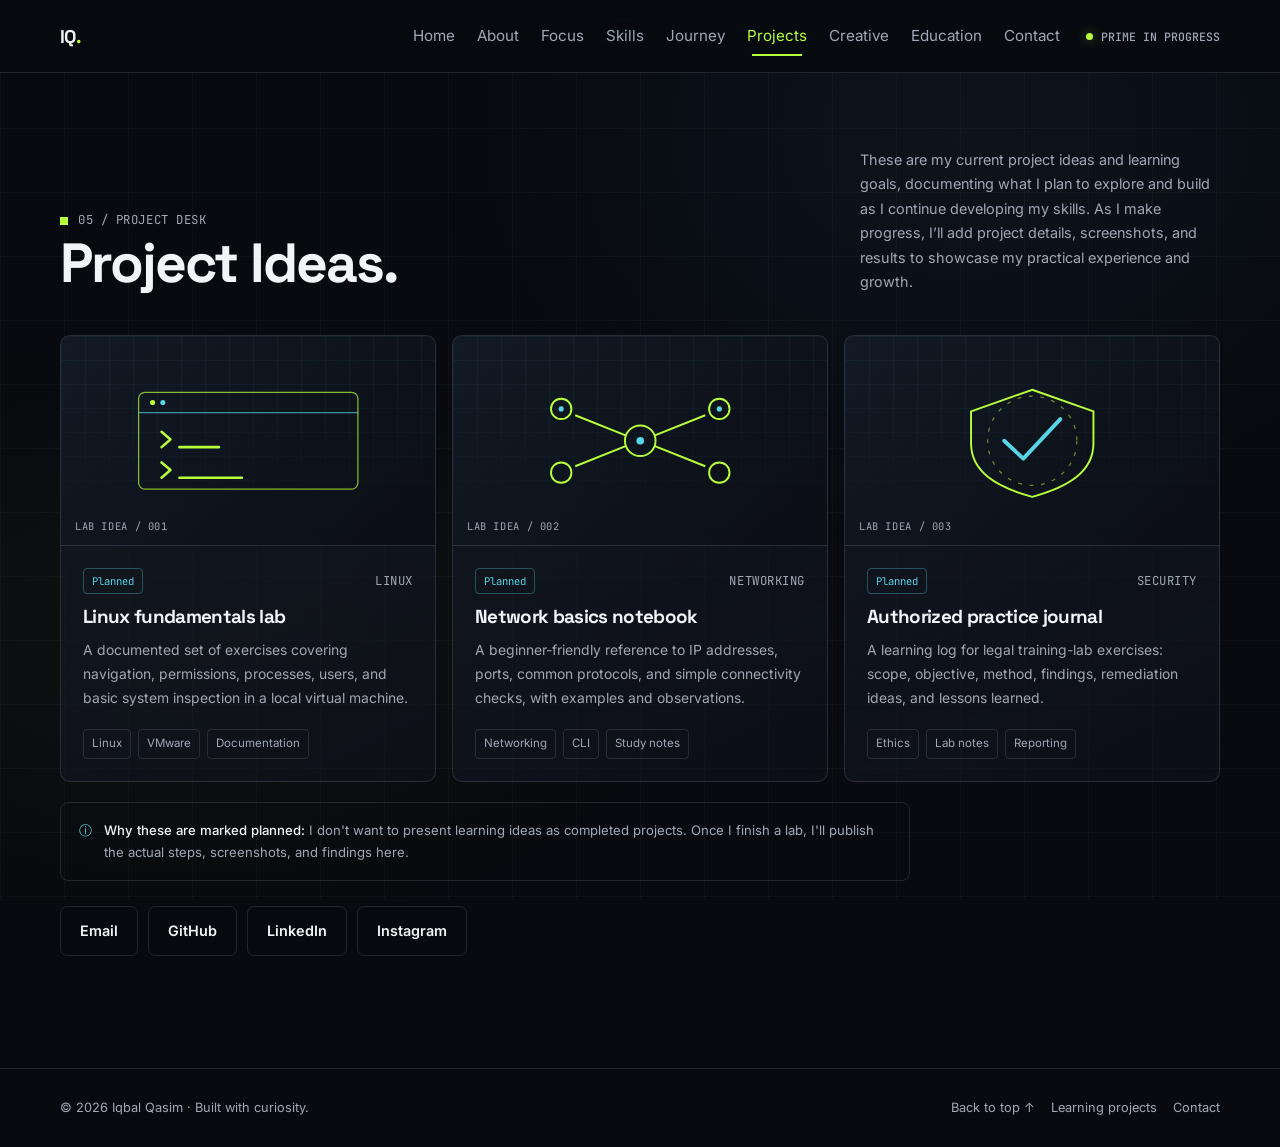
<file: projects.html>
<!DOCTYPE html>

<html lang="en">
<head>
<meta charset="utf-8"/>
<meta content="width=device-width, initial-scale=1, viewport-fit=cover" name="viewport"/>
<meta content="#080a0f" name="theme-color"/>
<title>Iqbal Qasim — Projects | Computer Science &amp; Cybersecurity</title>
<meta content="Iqbal Qasim is a computer science student at the University of Agriculture, Peshawar, exploring cybersecurity, Linux, networking, and ethical hacking responsibly." name="description"/>
<meta content="Iqbal Qasim — Computer Science &amp; Cybersecurity" property="og:title"/>
<meta content="Computer science student building foundations in Linux, networking, and responsible cybersecurity." property="og:description"/>
<meta content="website" property="og:type"/>
<link href="data:image/svg+xml,%3Csvg xmlns='http://www.w3.org/2000/svg' viewBox='0 0 32 32'%3E%3Crect width='32' height='32' rx='7' fill='%23080A0F'/%3E%3Cpath d='M16 4l10 6v12l-10 6L6 22V10z' fill='none' stroke='%23B7FF3C' stroke-width='2'/%3E%3Cpath d='M12 16h8M16 12v8' stroke='%2357D6E8' stroke-width='2'/%3E%3C/svg%3E" rel="icon"/>
<link href="https://fonts.googleapis.com" rel="preconnect"/>
<link crossorigin="" href="https://fonts.gstatic.com" rel="preconnect"/>
<link href="https://fonts.googleapis.com/css2?family=Space+Grotesk:wght@400;500;600;700&amp;family=Inter:wght@400;500;600&amp;family=JetBrains+Mono:wght@400;500&amp;display=swap" rel="stylesheet"/>
<link rel="stylesheet" href="style.css">
</head>
<body>
<a class="skip" href="#main">Skip to content</a>
<nav aria-label="Main navigation">
<div class="wrap nav-inner">
<a aria-label="Iqbal Qasim, home" class="logo" href="index.html">IQ<span>.</span></a>
<div class="nav-right">
<div class="links" id="nav-links"><a href="index.html">Home</a><a href="about.html">About</a><a href="focus.html">Focus</a><a href="skills.html">Skills</a><a href="journey.html">Journey</a><a aria-current="page" href="projects.html">Projects</a><a href="creative.html">Creative</a><a href="education.html">Education</a><a href="contact.html">Contact</a></div>
<span class="availability">PRIME IN PROGRESS</span>
<button aria-controls="nav-links" aria-expanded="false" id="menu" type="button">Menu</button>
</div>
</div>
</nav>
<main class="page-main" id="main">
<section aria-labelledby="projects-title" id="projects">
<div class="wrap">
<div class="section-head"><div><span class="eyebrow">05 / Project desk</span><h2 id="projects-title">Project Ideas.</h2>
</div><p>These are my current project ideas and learning goals, documenting what I plan to explore and build as I continue developing my skills. As I make progress, I’ll add project details, screenshots, and results to showcase my practical experience and growth.</p></div>
<div class="project-grid">
<article class="project-card reveal"><div aria-hidden="true" class="project-art"><svg fill="none" viewbox="0 0 220 100"><rect height="76" opacity=".7" rx="5" stroke="currentColor" width="172" x="24" y="12"></rect><path d="M24 28h172" opacity=".65" stroke="#57D6E8"></path><circle cx="35" cy="20" fill="#B7FF3C" r="2"></circle><circle cx="43" cy="20" fill="#57D6E8" r="2"></circle><path d="m42 43 7 6-7 6m14 0h31m-45 12 7 6-7 6m14 0h49" stroke="currentColor" stroke-linecap="round" stroke-linejoin="round" stroke-width="2"></path></svg><span class="art-label">LAB IDEA / 001</span></div><div class="project-body"><div class="project-top"><span class="pill">Planned</span><span class="mono">LINUX</span></div><h3>Linux fundamentals lab</h3><p>A documented set of exercises covering navigation, permissions, processes, users, and basic system inspection in a local virtual machine.</p><div class="project-tools"><span>Linux</span><span>VMware</span><span>Documentation</span></div></div></article>
<article class="project-card reveal"><div aria-hidden="true" class="project-art"><svg fill="none" viewbox="0 0 220 100"><g stroke="currentColor" stroke-width="1.5"><circle cx="110" cy="50" r="12"></circle><circle cx="48" cy="25" r="8"></circle><circle cx="172" cy="25" r="8"></circle><circle cx="48" cy="75" r="8"></circle><circle cx="172" cy="75" r="8"></circle><path d="m59 30 40 16m22 0 40-16M59 70l40-16m22 0 40 16"></path></g><g fill="#57D6E8"><circle cx="110" cy="50" r="3"></circle><circle cx="48" cy="25" r="2"></circle><circle cx="172" cy="25" r="2"></circle></g></svg><span class="art-label">LAB IDEA / 002</span></div><div class="project-body"><div class="project-top"><span class="pill">Planned</span><span class="mono">NETWORKING</span></div><h3>Network basics notebook</h3><p>A beginner-friendly reference to IP addresses, ports, common protocols, and simple connectivity checks, with examples and observations.</p><div class="project-tools"><span>Networking</span><span>CLI</span><span>Study notes</span></div></div></article>
<article class="project-card reveal"><div aria-hidden="true" class="project-art"><svg fill="none" viewbox="0 0 220 100"><path d="M110 10 158 27v25c0 22-19 34-48 42-29-8-48-20-48-42V27l48-17Z" stroke="currentColor" stroke-width="1.5"></path><path d="m88 50 15 14 29-31" stroke="#57D6E8" stroke-linecap="round" stroke-linejoin="round" stroke-width="3"></path><circle cx="110" cy="50" opacity=".5" r="35" stroke="currentColor" stroke-dasharray="3 6"></circle></svg><span class="art-label">LAB IDEA / 003</span></div><div class="project-body"><div class="project-top"><span class="pill">Planned</span><span class="mono">SECURITY</span></div><h3>Authorized practice journal</h3><p>A learning log for legal training-lab exercises: scope, objective, method, findings, remediation ideas, and lessons learned.</p><div class="project-tools"><span>Ethics</span><span>Lab notes</span><span>Reporting</span></div></div></article>
</div>
<div class="honesty-note"><span aria-hidden="true" class="cyan">ⓘ</span><div><strong>Why these are marked planned:</strong> I don't want to present learning ideas as completed projects. Once I finish a lab, I'll publish the actual steps, screenshots, and findings here.</div></div>
<div class="contact-links" id="social-links"></div>
</div>
</section>
</main>
<footer><div class="wrap footer-inner"><span>© <span id="year"></span> Iqbal Qasim · Built with curiosity.</span><div class="footer-links"><a href="index.html#hero">Back to top ↑</a><a href="#projects">Learning projects</a><a href="#contact">Contact</a></div></div></footer>
<!-- Three.js is an optional enhancement; the page remains readable without it. -->
<script>
window.PORTFOLIO_CONFIG = {
  email: "iq725227@gmail.com",
  github: "https://www.github.com/qasiim01/",
  linkedin: "https://www.linkedin.com/in/qasim1337/",
  instagram: "https://www.instagram.com/qasim_etc",
};
</script><script>
(() => {
  const $ = (selector, root = document) => root.querySelector(selector);
  const $$ = (selector, root = document) => [...root.querySelectorAll(selector)];
  const reducedMotion = window.matchMedia('(prefers-reduced-motion: reduce)').matches;
  const year = $('#year');
  if (year) year.textContent = new Date().getFullYear();

  if (!reducedMotion && 'IntersectionObserver' in window) {
    document.documentElement.classList.add('js-motion');
    const observer = new IntersectionObserver(entries => {
      entries.forEach(entry => {
        if (entry.isIntersecting) {
          entry.target.classList.add('is-visible');
          observer.unobserve(entry.target);
        }
      });
    }, {threshold: .12});
    $$('.reveal').forEach(el => observer.observe(el));
  }

  const menu = $('#menu');
  const navLinks = $('#nav-links');
  if (menu && navLinks) {
    const closeMenu = () => {
      navLinks.classList.remove('is-open');
      menu.setAttribute('aria-expanded', 'false');
    };
    menu.addEventListener('click', () => {
      const open = navLinks.classList.toggle('is-open');
      menu.setAttribute('aria-expanded', String(open));
    });
    $$('a', navLinks).forEach(link => link.addEventListener('click', closeMenu));
    document.addEventListener('keydown', event => {
      if (event.key === 'Escape') closeMenu();
    });
  }

  // Only display real social/contact URLs entered in the configuration.
  const config = window.PORTFOLIO_CONFIG || {};
  const socialContainer = $('#social-links');
  if (socialContainer) {
    [
      ['Email', config.email ? 'mailto:' + config.email : ''],
      ['GitHub', config.github || ''],
      ['LinkedIn', config.linkedin || ''],
      ['Instagram', config.instagram || '']
    ].forEach(([label, url]) => {
      if (!url) return;
      const a = document.createElement('a');
      a.className = 'btn';
      a.textContent = label;
      a.href = url;
      if (/^https?:\/\//i.test(url)) { a.target = '_blank'; a.rel = 'noopener noreferrer'; }
      socialContainer.append(a);
    });
    if (!socialContainer.children.length) {
      const hint = document.createElement('span');
      hint.className = 'mono';
      hint.textContent = 'Add your real contact links in the configuration to show them here.';
      socialContainer.append(hint);
    }
  }

  const lightbox = $('#lightbox');
  const closeButton = $('#lightbox-close');
  const lightboxContent = $('#lightbox-content');
  if (lightbox && closeButton && lightboxContent) {
    let previousFocus = null;
    const close = () => {
      lightbox.classList.remove('is-open');
      lightbox.setAttribute('aria-hidden', 'true');
      document.body.style.overflow = '';
      if (previousFocus) previousFocus.focus();
    };
    $$('.gallery-item').forEach(item => item.addEventListener('click', () => {
      previousFocus = item;
      lightboxContent.replaceChildren();
      const heading = document.createElement('h2');
      heading.id = 'lightbox-title';
      heading.textContent = item.dataset.title || 'Creative sample';
      const desc = document.createElement('p');
      desc.id = 'lightbox-description';
      desc.textContent = item.dataset.desc || '';
      lightboxContent.append(heading);
      if (item.dataset.src) {
        const img = document.createElement('img');
        img.src = item.dataset.src;
        img.alt = item.dataset.alt || heading.textContent;
        lightboxContent.append(img);
      } else {
        const placeholder = document.createElement('div');
        placeholder.className = 'gallery-art';
        placeholder.style.minHeight = '220px';
        const label = document.createElement('span');
        label.className = 'sample';
        label.textContent = 'Add an image path in the configuration';
        placeholder.append(label);
        lightboxContent.append(placeholder);
      }
      lightboxContent.append(desc);
      lightbox.classList.add('is-open');
      lightbox.setAttribute('aria-hidden', 'false');
      document.body.style.overflow = 'hidden';
      closeButton.focus();
    }));
    closeButton.addEventListener('click', close);
    lightbox.addEventListener('click', event => { if (event.target === lightbox) close(); });
    document.addEventListener('keydown', event => {
      if (!lightbox.classList.contains('is-open')) return;
      if (event.key === 'Escape') close();
      if (event.key === 'Tab') { event.preventDefault(); closeButton.focus(); }
    });
  }

  const form = $('#contact-form');
  if (form) {
    const status = $('#form-status');
    const fields = [
      {id:'name', error:'name-error', message:'Please enter your name.'},
      {id:'email', error:'email-error', message:'Please enter a valid email address.', email:true},
      {id:'subject', error:'subject-error', message:'Please enter a subject.'},
      {id:'message', error:'message-error', message:'Please write a message.'}
    ];
    form.addEventListener('submit', event => {
      event.preventDefault();
      let valid = true;
      fields.forEach(field => {
        const input = $('#' + field.id);
        const value = input.value.trim();
        const invalid = !value || (field.email && !/^[^\s@]+@[^\s@]+\.[^\s@]+$/.test(value));
        input.setAttribute('aria-invalid', String(invalid));
        $('#' + field.error).textContent = invalid ? field.message : '';
        if (invalid) valid = false;
      });
      if (!valid) { status.textContent = 'Please correct the highlighted fields.'; return; }
      if (!config.email) { status.textContent = 'Set your email address in the configuration before using this form.'; return; }
      const subject = encodeURIComponent($('#subject').value.trim());
      const body = encodeURIComponent($('#message').value.trim() + '\n\nFrom: ' + $('#name').value.trim() + ' (' + $('#email').value.trim() + ')');
      status.textContent = 'Your email application should open. Review the message there and send it yourself.';
      window.location.href = 'mailto:' + encodeURIComponent(config.email) + '?subject=' + subject + '&body=' + body;
    });
    fields.forEach(field => $('#' + field.id).addEventListener('input', () => {
      $('#' + field.id).removeAttribute('aria-invalid');
      $('#' + field.error).textContent = '';
    }));
  }

  // Optional Three.js effect is only loaded on the Home page.
  const canvas = $('#network-canvas');
  if (canvas && window.THREE && !reducedMotion) {
    try {
      const THREE = window.THREE;
      const renderer = new THREE.WebGLRenderer({canvas, alpha:true, antialias:true, powerPreference:'low-power'});
      renderer.setPixelRatio(Math.min(window.devicePixelRatio || 1, 1.5));
      const scene = new THREE.Scene();
      const camera = new THREE.PerspectiveCamera(48, 1, .1, 100);
      camera.position.z = 8;
      const network = new THREE.Group();
      scene.add(network);
      const positions = [];
      const count = 46;
      for (let i=0;i<count;i++) {
        const phi = Math.acos(2*(i+.5)/count-1), theta = Math.PI*(1+Math.sqrt(5))*i, r=2.05;
        positions.push(Math.cos(theta)*Math.sin(phi)*r, Math.cos(phi)*r, Math.sin(theta)*Math.sin(phi)*r);
      }
      const nodes = new THREE.BufferGeometry();
      nodes.setAttribute('position', new THREE.Float32BufferAttribute(positions,3));
      network.add(new THREE.Points(nodes,new THREE.PointsMaterial({color:0xb7ff3c,size:.055,transparent:true,opacity:.9})));
      const lines=[];
      for(let i=0;i<count;i++) for(let j=i+1;j<count;j++){
        const a=new THREE.Vector3(...positions.slice(i*3,i*3+3)), b=new THREE.Vector3(...positions.slice(j*3,j*3+3));
        if(a.distanceTo(b)<1.05) lines.push(...positions.slice(i*3,i*3+3),...positions.slice(j*3,j*3+3));
      }
      const lineGeo=new THREE.BufferGeometry();
      lineGeo.setAttribute('position',new THREE.Float32BufferAttribute(lines,3));
      network.add(new THREE.LineSegments(lineGeo,new THREE.LineBasicMaterial({color:0x57d6e8,transparent:true,opacity:.25})));
      network.add(new THREE.Mesh(new THREE.IcosahedronGeometry(2.18,1),new THREE.MeshBasicMaterial({color:0xb7ff3c,wireframe:true,transparent:true,opacity:.12})));
      function resize(){
        const rect=canvas.getBoundingClientRect();
        if(!rect.width||!rect.height)return;
        renderer.setSize(rect.width,rect.height,false);
        camera.aspect=rect.width/rect.height;camera.updateProjectionMatrix();
        network.position.x=innerWidth>780?2.15:0;
      }
      resize();addEventListener('resize',resize,{passive:true});
      let raf=0, visible=true;
      function draw(){
        cancelAnimationFrame(raf);
        if(!visible||document.hidden)return;
        network.rotation.y+=.0018;
        network.rotation.x=Math.sin(performance.now()*.00025)*.06;
        renderer.render(scene,camera);
        raf=requestAnimationFrame(draw);
      }
      if('IntersectionObserver'in window){
        const io=new IntersectionObserver(entries=>{visible=entries[0].isIntersecting;if(visible)draw();else cancelAnimationFrame(raf);});
        io.observe($('#hero'));
      }
      document.addEventListener('visibilitychange',()=>document.hidden?cancelAnimationFrame(raf):draw());
      draw();
    } catch(e) { canvas.hidden=true; }
  } else if (canvas) {
    canvas.hidden = true;
  }
})();
</script></body>
</html>
</file>
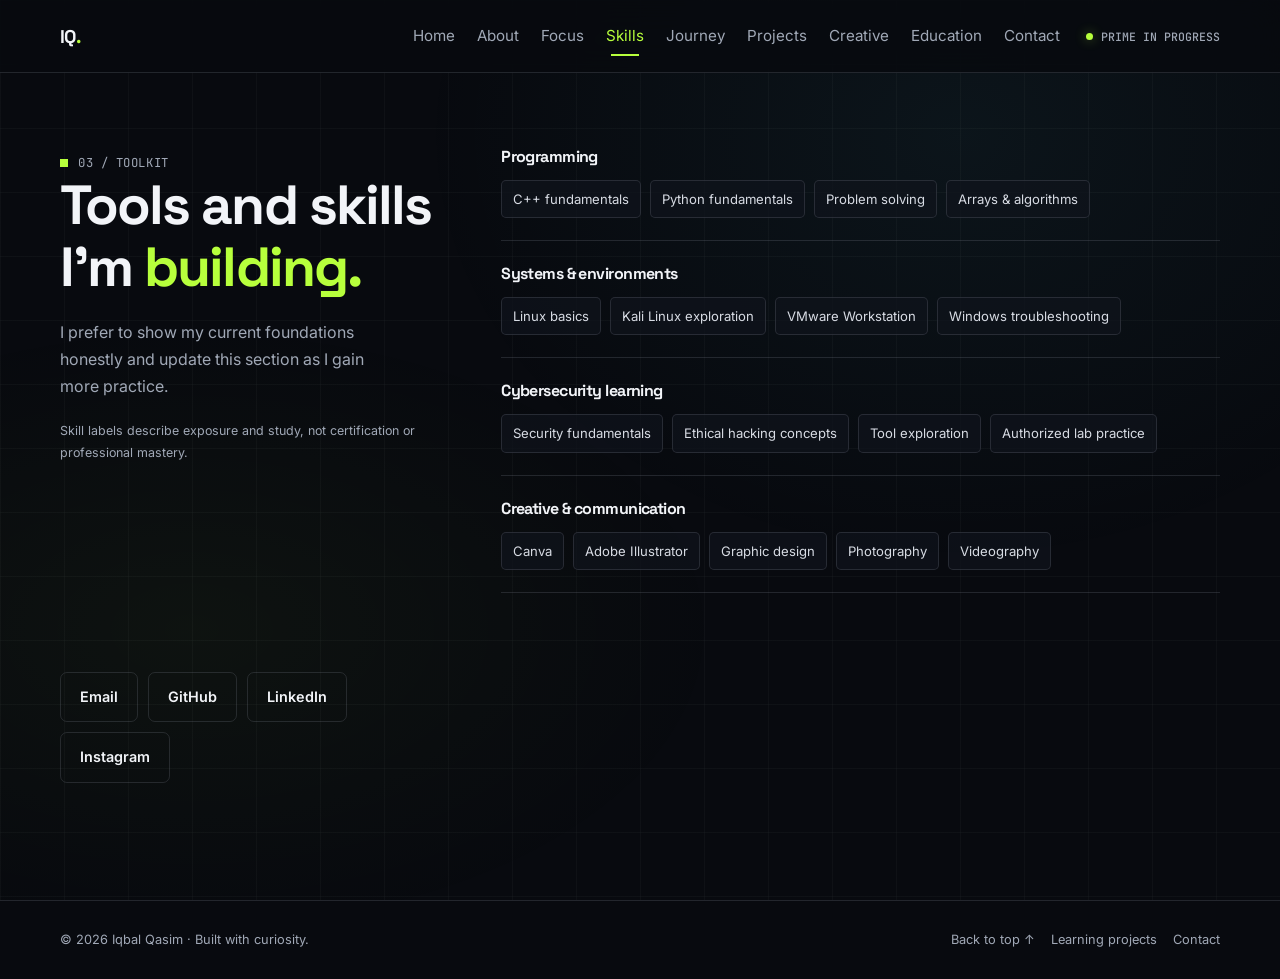
<file: skills.html>
<!DOCTYPE html>

<html lang="en">
<head>
<meta charset="utf-8"/>
<meta content="width=device-width, initial-scale=1, viewport-fit=cover" name="viewport"/>
<meta content="#080a0f" name="theme-color"/>
<title>Iqbal Qasim — Skills | Computer Science &amp; Cybersecurity</title>
<meta content="Iqbal Qasim is a computer science student at the University of Agriculture, Peshawar, exploring cybersecurity, Linux, networking, and ethical hacking responsibly." name="description"/>
<meta content="Iqbal Qasim — Computer Science &amp; Cybersecurity" property="og:title"/>
<meta content="Computer science student building foundations in Linux, networking, and responsible cybersecurity." property="og:description"/>
<meta content="website" property="og:type"/>
<link href="data:image/svg+xml,%3Csvg xmlns='http://www.w3.org/2000/svg' viewBox='0 0 32 32'%3E%3Crect width='32' height='32' rx='7' fill='%23080A0F'/%3E%3Cpath d='M16 4l10 6v12l-10 6L6 22V10z' fill='none' stroke='%23B7FF3C' stroke-width='2'/%3E%3Cpath d='M12 16h8M16 12v8' stroke='%2357D6E8' stroke-width='2'/%3E%3C/svg%3E" rel="icon"/>
<link href="https://fonts.googleapis.com" rel="preconnect"/>
<link crossorigin="" href="https://fonts.gstatic.com" rel="preconnect"/>
<link href="https://fonts.googleapis.com/css2?family=Space+Grotesk:wght@400;500;600;700&amp;family=Inter:wght@400;500;600&amp;family=JetBrains+Mono:wght@400;500&amp;display=swap" rel="stylesheet"/>
<link rel="stylesheet" href="style.css">
</head>
<body>
<a class="skip" href="#main">Skip to content</a>
<nav aria-label="Main navigation">
<div class="wrap nav-inner">
<a aria-label="Iqbal Qasim, home" class="logo" href="index.html">IQ<span>.</span></a>
<div class="nav-right">
<div class="links" id="nav-links"><a href="index.html">Home</a><a href="about.html">About</a><a href="focus.html">Focus</a><a aria-current="page" href="skills.html">Skills</a><a href="journey.html">Journey</a><a href="projects.html">Projects</a><a href="creative.html">Creative</a><a href="education.html">Education</a><a href="contact.html">Contact</a></div>
<span class="availability">PRIME IN PROGRESS</span>
<button aria-controls="nav-links" aria-expanded="false" id="menu" type="button">Menu</button>
</div>
</div>
</nav>
<main class="page-main" id="main">
<section aria-labelledby="skills-title" id="skills">
<div class="wrap skill-layout">
<div class="skill-aside reveal"><span class="eyebrow">03 / Toolkit</span><h2 id="skills-title">Tools and skills I'm <span class="accent">building.</span></h2><p>I prefer to show my current foundations honestly and update this section as I gain more practice.</p><div class="skill-note">Skill labels describe exposure and study, not certification or professional mastery.</div></div>
<div class="skill-groups">
<div class="skill-group reveal"><h3>Programming</h3><div class="chips"><span class="chip">C++ fundamentals</span><span class="chip">Python fundamentals</span><span class="chip">Problem solving</span><span class="chip">Arrays &amp; algorithms</span></div></div>
<div class="skill-group reveal"><h3>Systems &amp; environments</h3><div class="chips"><span class="chip">Linux basics</span><span class="chip">Kali Linux exploration</span><span class="chip">VMware Workstation</span><span class="chip">Windows troubleshooting</span></div></div>
<div class="skill-group reveal"><h3>Cybersecurity learning</h3><div class="chips"><span class="chip">Security fundamentals</span><span class="chip">Ethical hacking concepts</span><span class="chip">Tool exploration</span><span class="chip">Authorized lab practice</span></div></div>
<div class="skill-group reveal"><h3>Creative &amp; communication</h3><div class="chips"><span class="chip">Canva</span><span class="chip">Adobe Illustrator</span><span class="chip">Graphic design</span><span class="chip">Photography</span><span class="chip">Videography</span></div></div>
</div>
<div class="contact-links" id="social-links"></div>
</div>
</section>
</main>
<footer><div class="wrap footer-inner"><span>© <span id="year"></span> Iqbal Qasim · Built with curiosity.</span><div class="footer-links"><a href="index.html#hero">Back to top ↑</a><a href="#projects">Learning projects</a><a href="#contact">Contact</a></div></div></footer>
<!-- Three.js is an optional enhancement; the page remains readable without it. -->
<script>
window.PORTFOLIO_CONFIG = {
  email: "iq725227@gmail.com",
  github: "https://www.github.com/qasiim01/",
  linkedin: "https://www.linkedin.com/in/qasim1337/",
  instagram: "https://www.instagram.com/qasim_etc",
};
</script><script>
(() => {
  const $ = (selector, root = document) => root.querySelector(selector);
  const $$ = (selector, root = document) => [...root.querySelectorAll(selector)];
  const reducedMotion = window.matchMedia('(prefers-reduced-motion: reduce)').matches;
  const year = $('#year');
  if (year) year.textContent = new Date().getFullYear();

  if (!reducedMotion && 'IntersectionObserver' in window) {
    document.documentElement.classList.add('js-motion');
    const observer = new IntersectionObserver(entries => {
      entries.forEach(entry => {
        if (entry.isIntersecting) {
          entry.target.classList.add('is-visible');
          observer.unobserve(entry.target);
        }
      });
    }, {threshold: .12});
    $$('.reveal').forEach(el => observer.observe(el));
  }

  const menu = $('#menu');
  const navLinks = $('#nav-links');
  if (menu && navLinks) {
    const closeMenu = () => {
      navLinks.classList.remove('is-open');
      menu.setAttribute('aria-expanded', 'false');
    };
    menu.addEventListener('click', () => {
      const open = navLinks.classList.toggle('is-open');
      menu.setAttribute('aria-expanded', String(open));
    });
    $$('a', navLinks).forEach(link => link.addEventListener('click', closeMenu));
    document.addEventListener('keydown', event => {
      if (event.key === 'Escape') closeMenu();
    });
  }

  // Only display real social/contact URLs entered in the configuration.
  const config = window.PORTFOLIO_CONFIG || {};
  const socialContainer = $('#social-links');
  if (socialContainer) {
    [
      ['Email', config.email ? 'mailto:' + config.email : ''],
      ['GitHub', config.github || ''],
      ['LinkedIn', config.linkedin || ''],
      ['Instagram', config.instagram || '']
    ].forEach(([label, url]) => {
      if (!url) return;
      const a = document.createElement('a');
      a.className = 'btn';
      a.textContent = label;
      a.href = url;
      if (/^https?:\/\//i.test(url)) { a.target = '_blank'; a.rel = 'noopener noreferrer'; }
      socialContainer.append(a);
    });
    if (!socialContainer.children.length) {
      const hint = document.createElement('span');
      hint.className = 'mono';
      hint.textContent = 'Add your real contact links in the configuration to show them here.';
      socialContainer.append(hint);
    }
  }

  const lightbox = $('#lightbox');
  const closeButton = $('#lightbox-close');
  const lightboxContent = $('#lightbox-content');
  if (lightbox && closeButton && lightboxContent) {
    let previousFocus = null;
    const close = () => {
      lightbox.classList.remove('is-open');
      lightbox.setAttribute('aria-hidden', 'true');
      document.body.style.overflow = '';
      if (previousFocus) previousFocus.focus();
    };
    $$('.gallery-item').forEach(item => item.addEventListener('click', () => {
      previousFocus = item;
      lightboxContent.replaceChildren();
      const heading = document.createElement('h2');
      heading.id = 'lightbox-title';
      heading.textContent = item.dataset.title || 'Creative sample';
      const desc = document.createElement('p');
      desc.id = 'lightbox-description';
      desc.textContent = item.dataset.desc || '';
      lightboxContent.append(heading);
      if (item.dataset.src) {
        const img = document.createElement('img');
        img.src = item.dataset.src;
        img.alt = item.dataset.alt || heading.textContent;
        lightboxContent.append(img);
      } else {
        const placeholder = document.createElement('div');
        placeholder.className = 'gallery-art';
        placeholder.style.minHeight = '220px';
        const label = document.createElement('span');
        label.className = 'sample';
        label.textContent = 'Add an image path in the configuration';
        placeholder.append(label);
        lightboxContent.append(placeholder);
      }
      lightboxContent.append(desc);
      lightbox.classList.add('is-open');
      lightbox.setAttribute('aria-hidden', 'false');
      document.body.style.overflow = 'hidden';
      closeButton.focus();
    }));
    closeButton.addEventListener('click', close);
    lightbox.addEventListener('click', event => { if (event.target === lightbox) close(); });
    document.addEventListener('keydown', event => {
      if (!lightbox.classList.contains('is-open')) return;
      if (event.key === 'Escape') close();
      if (event.key === 'Tab') { event.preventDefault(); closeButton.focus(); }
    });
  }

  const form = $('#contact-form');
  if (form) {
    const status = $('#form-status');
    const fields = [
      {id:'name', error:'name-error', message:'Please enter your name.'},
      {id:'email', error:'email-error', message:'Please enter a valid email address.', email:true},
      {id:'subject', error:'subject-error', message:'Please enter a subject.'},
      {id:'message', error:'message-error', message:'Please write a message.'}
    ];
    form.addEventListener('submit', event => {
      event.preventDefault();
      let valid = true;
      fields.forEach(field => {
        const input = $('#' + field.id);
        const value = input.value.trim();
        const invalid = !value || (field.email && !/^[^\s@]+@[^\s@]+\.[^\s@]+$/.test(value));
        input.setAttribute('aria-invalid', String(invalid));
        $('#' + field.error).textContent = invalid ? field.message : '';
        if (invalid) valid = false;
      });
      if (!valid) { status.textContent = 'Please correct the highlighted fields.'; return; }
      if (!config.email) { status.textContent = 'Set your email address in the configuration before using this form.'; return; }
      const subject = encodeURIComponent($('#subject').value.trim());
      const body = encodeURIComponent($('#message').value.trim() + '\n\nFrom: ' + $('#name').value.trim() + ' (' + $('#email').value.trim() + ')');
      status.textContent = 'Your email application should open. Review the message there and send it yourself.';
      window.location.href = 'mailto:' + encodeURIComponent(config.email) + '?subject=' + subject + '&body=' + body;
    });
    fields.forEach(field => $('#' + field.id).addEventListener('input', () => {
      $('#' + field.id).removeAttribute('aria-invalid');
      $('#' + field.error).textContent = '';
    }));
  }

  // Optional Three.js effect is only loaded on the Home page.
  const canvas = $('#network-canvas');
  if (canvas && window.THREE && !reducedMotion) {
    try {
      const THREE = window.THREE;
      const renderer = new THREE.WebGLRenderer({canvas, alpha:true, antialias:true, powerPreference:'low-power'});
      renderer.setPixelRatio(Math.min(window.devicePixelRatio || 1, 1.5));
      const scene = new THREE.Scene();
      const camera = new THREE.PerspectiveCamera(48, 1, .1, 100);
      camera.position.z = 8;
      const network = new THREE.Group();
      scene.add(network);
      const positions = [];
      const count = 46;
      for (let i=0;i<count;i++) {
        const phi = Math.acos(2*(i+.5)/count-1), theta = Math.PI*(1+Math.sqrt(5))*i, r=2.05;
        positions.push(Math.cos(theta)*Math.sin(phi)*r, Math.cos(phi)*r, Math.sin(theta)*Math.sin(phi)*r);
      }
      const nodes = new THREE.BufferGeometry();
      nodes.setAttribute('position', new THREE.Float32BufferAttribute(positions,3));
      network.add(new THREE.Points(nodes,new THREE.PointsMaterial({color:0xb7ff3c,size:.055,transparent:true,opacity:.9})));
      const lines=[];
      for(let i=0;i<count;i++) for(let j=i+1;j<count;j++){
        const a=new THREE.Vector3(...positions.slice(i*3,i*3+3)), b=new THREE.Vector3(...positions.slice(j*3,j*3+3));
        if(a.distanceTo(b)<1.05) lines.push(...positions.slice(i*3,i*3+3),...positions.slice(j*3,j*3+3));
      }
      const lineGeo=new THREE.BufferGeometry();
      lineGeo.setAttribute('position',new THREE.Float32BufferAttribute(lines,3));
      network.add(new THREE.LineSegments(lineGeo,new THREE.LineBasicMaterial({color:0x57d6e8,transparent:true,opacity:.25})));
      network.add(new THREE.Mesh(new THREE.IcosahedronGeometry(2.18,1),new THREE.MeshBasicMaterial({color:0xb7ff3c,wireframe:true,transparent:true,opacity:.12})));
      function resize(){
        const rect=canvas.getBoundingClientRect();
        if(!rect.width||!rect.height)return;
        renderer.setSize(rect.width,rect.height,false);
        camera.aspect=rect.width/rect.height;camera.updateProjectionMatrix();
        network.position.x=innerWidth>780?2.15:0;
      }
      resize();addEventListener('resize',resize,{passive:true});
      let raf=0, visible=true;
      function draw(){
        cancelAnimationFrame(raf);
        if(!visible||document.hidden)return;
        network.rotation.y+=.0018;
        network.rotation.x=Math.sin(performance.now()*.00025)*.06;
        renderer.render(scene,camera);
        raf=requestAnimationFrame(draw);
      }
      if('IntersectionObserver'in window){
        const io=new IntersectionObserver(entries=>{visible=entries[0].isIntersecting;if(visible)draw();else cancelAnimationFrame(raf);});
        io.observe($('#hero'));
      }
      document.addEventListener('visibilitychange',()=>document.hidden?cancelAnimationFrame(raf):draw());
      draw();
    } catch(e) { canvas.hidden=true; }
  } else if (canvas) {
    canvas.hidden = true;
  }
})();
</script></body>
</html>
</file>
<file: style.css>
:root{--bg:#080a0f;--panel:#10141d;--panel2:#141a25;--text:#f2f4f8;--muted:#a0a8b6;--green:#b7ff3c;--cyan:#57d6e8;--line:rgba(160,168,182,.18);--max:1160px;--nav-h:72px;color-scheme:dark;scroll-padding-top:calc(var(--nav-h) + 20px)}
*,*::before,*::after{box-sizing:border-box}
html{scroll-behavior:smooth}
body{margin:0;background:var(--bg);color:var(--text);font:400 16px/1.7 Inter,system-ui,sans-serif;overflow-x:hidden;background-image:linear-gradient(rgba(160,168,182,.045) 1px,transparent 1px),linear-gradient(90deg,rgba(160,168,182,.045) 1px,transparent 1px);background-size:64px 64px;background-attachment:fixed}
body::before{content:"";position:fixed;inset:0;pointer-events:none;z-index:-1;background:radial-gradient(ellipse at 75% 15%,rgba(87,214,232,.055),transparent 40%),radial-gradient(ellipse at 15% 70%,rgba(183,255,60,.04),transparent 35%)}
a{color:inherit}button,input,textarea{font:inherit}button,a{-webkit-tap-highlight-color:transparent}
:focus-visible{outline:2px solid var(--green);outline-offset:4px}
.skip{position:fixed;top:12px;left:12px;z-index:100;transform:translateY(-160%);padding:8px 14px;background:var(--green);color:#080a0f;border-radius:6px;font-weight:600}.skip:focus{transform:none}
.wrap{width:min(var(--max),calc(100% - 48px));margin-inline:auto}
section{padding:112px 0;position:relative}
h1,h2,h3,p{margin-top:0}
h1,h2,h3{font-family:"Space Grotesk",sans-serif;line-height:1.12;letter-spacing:-.035em}
h2{font-size:clamp(2rem,4.6vw,3.45rem);max-width:17ch;margin-bottom:20px}
.section-intro{color:var(--muted);max-width:66ch;margin:0 0 42px}
.eyebrow,.mono{font-family:"JetBrains Mono",monospace;font-size:.77rem;letter-spacing:.045em;color:var(--muted)}
.eyebrow{display:inline-flex;align-items:center;gap:10px;text-transform:uppercase}
.eyebrow::before{content:"";width:8px;height:8px;background:var(--green)}
.accent{color:var(--green)}.cyan{color:var(--cyan)}
nav{position:fixed;inset:0 0 auto;z-index:30;background:rgba(8,10,15,.84);backdrop-filter:blur(16px);border-bottom:1px solid var(--line);padding-top:env(safe-area-inset-top,0px)}
.nav-inner{height:var(--nav-h);display:flex;align-items:center;justify-content:space-between;gap:24px}
.logo{font:700 1.15rem "Space Grotesk",sans-serif;text-decoration:none;letter-spacing:-.04em;white-space:nowrap}.logo span{color:var(--green)}
.nav-right{display:flex;align-items:center;gap:26px}
.links{display:flex;align-items:center;gap:22px}
.links a{font-size:.95rem;color:var(--muted);text-decoration:none;transition:color .2s}
.links a:hover,.links a[aria-current="location"]{color:var(--green)}
.availability{display:inline-flex;align-items:center;gap:8px;font:500 .72rem "JetBrains Mono",monospace;color:var(--muted);white-space:nowrap}
.availability::before{content:"";width:7px;height:7px;border-radius:50%;background:var(--green);box-shadow:0 0 12px rgba(183,255,60,.45)}
#menu{display:none;border:1px solid var(--line);background:var(--panel);color:var(--text);border-radius:7px;padding:8px 12px;cursor:pointer}
#hero{min-height:100svh;display:flex;align-items:center;overflow:hidden;padding:calc(var(--nav-h) + 72px) 0 80px}
#network-canvas{position:absolute;inset:0;width:100%;height:100%;z-index:0;pointer-events:none}
.hero-glow{position:absolute;width:min(52vw,650px);aspect-ratio:1;right:-5%;top:14%;border-radius:50%;background:radial-gradient(circle,rgba(183,255,60,.08),rgba(87,214,232,.035) 32%,transparent 68%);pointer-events:none}
.hero-grid{position:relative;z-index:1;display:grid;grid-template-columns:minmax(0,1.15fr) minmax(260px,.85fr);gap:32px;align-items:center}
.hero-copy{max-width:720px}
.hero-kicker{display:flex;align-items:center;gap:12px;flex-wrap:wrap}
.hero-kicker .mono{color:var(--cyan)}
h1{font-size:clamp(3rem,7.3vw,6.2rem);max-width:11ch;margin:22px 0 24px}
h1 .line{display:block}h1 .outline{color:transparent;-webkit-text-stroke:1px rgba(242,244,248,.72)}
.hero-lead{font-size:clamp(1rem,1.5vw,1.14rem);color:var(--muted);max-width:57ch;margin-bottom:0}
.hero-lead strong{color:var(--text);font-weight:500}
.actions{display:flex;gap:12px;flex-wrap:wrap;margin:32px 0 34px}
.btn{display:inline-flex;align-items:center;justify-content:center;gap:10px;min-height:48px;padding:12px 19px;border:1px solid var(--line);border-radius:7px;text-decoration:none;font-size:.9rem;font-weight:600;transition:transform .2s,border-color .2s,background .2s;cursor:pointer}
.btn:hover{transform:translateY(-2px);border-color:var(--green)}
.btn-primary{background:var(--green);color:#0a0d05;border-color:var(--green)}.btn-primary:hover{background:#c9ff70}
.btn-arrow{font-size:1.1rem;line-height:1}
.quick-facts{display:flex;flex-wrap:wrap;gap:10px 22px;color:var(--muted);font-size:.83rem}
.quick-facts span{display:inline-flex;align-items:center;gap:8px}.quick-facts span::before{content:"";width:4px;height:4px;background:var(--cyan);border-radius:50%}
.hero-visual{position:relative;min-height:410px;display:grid;place-items:center}
.visual-frame{width:min(100%,420px);aspect-ratio:1;border:1px solid rgba(160,168,182,.18);border-radius:50%;position:relative;display:grid;place-items:center;background:radial-gradient(circle,rgba(16,20,29,.1),rgba(8,10,15,.04) 60%,transparent 70%)}
.visual-frame::before,.visual-frame::after{content:"";position:absolute;inset:8%;border:1px dashed rgba(87,214,232,.24);border-radius:50%;animation:orbit 38s linear infinite}
.visual-frame::after{inset:19%;border-color:rgba(183,255,60,.2);animation-direction:reverse;animation-duration:26s}
.visual-core{position:relative;width:39%;aspect-ratio:1;border:1px solid rgba(183,255,60,.6);background:linear-gradient(145deg,rgba(183,255,60,.12),rgba(87,214,232,.04));clip-path:polygon(50% 0,91% 23%,91% 75%,50% 100%,9% 75%,9% 23%);display:grid;place-items:center}
.visual-core svg{width:55%;height:auto;filter:drop-shadow(0 0 18px rgba(183,255,60,.28))}
.orbit-label{position:absolute;font:500 .7rem "JetBrains Mono",monospace;color:var(--muted);padding:7px 10px;border:1px solid var(--line);background:rgba(8,10,15,.88);border-radius:5px}
.orbit-label.one{top:12%;left:0}.orbit-label.two{right:-2%;top:36%}.orbit-label.three{bottom:12%;left:9%}
.visual-cross{position:absolute;width:10px;height:10px;border:1px solid var(--cyan);transform:rotate(45deg);top:17%;right:17%}
@keyframes orbit{to{transform:rotate(360deg)}}
.scroll-hint{position:absolute;z-index:1;bottom:25px;left:max(24px,calc((100vw - var(--max))/2));display:flex;align-items:center;gap:12px;color:var(--muted);font: .7rem "JetBrains Mono",monospace;text-transform:uppercase;letter-spacing:.08em}
.scroll-hint::before{content:"";width:15px;height:2px;background:var(--green)}
.about-grid{display:grid;grid-template-columns:minmax(0,1.2fr) minmax(250px,.8fr);gap:70px;align-items:start}
.about-copy p{color:var(--muted);max-width:68ch}.about-copy p:first-of-type{color:var(--text);font-size:1.08rem}
.profile-card{border:1px solid var(--line);background:linear-gradient(145deg,rgba(20,26,37,.88),rgba(16,20,29,.56));border-radius:12px;padding:25px;position:relative;overflow:hidden}
.profile-card::after{content:"";position:absolute;width:130px;height:130px;border:1px solid rgba(183,255,60,.16);border-radius:50%;right:-48px;top:-55px;box-shadow:0 0 0 18px rgba(183,255,60,.025),0 0 0 38px rgba(183,255,60,.02)}
.profile-card .mono{display:block;margin-bottom:10px}.profile-card h3{font-size:1.4rem;margin-bottom:10px}.profile-card p{font-size:.9rem;color:var(--muted);margin-bottom:0}
.profile-list{list-style:none;margin:22px 0 0;padding:0;display:grid;gap:13px}
.profile-list li{display:flex;justify-content:space-between;gap:18px;padding-top:12px;border-top:1px solid var(--line);font-size:.84rem}.profile-list span:first-child{color:var(--muted)}.profile-list span:last-child{text-align:right}
.focus-grid{display:grid;grid-template-columns:repeat(3,minmax(0,1fr));gap:16px}
.focus-card{min-height:240px;border:1px solid var(--line);border-radius:10px;padding:24px;background:linear-gradient(150deg,rgba(20,26,37,.88),rgba(16,20,29,.42));position:relative;overflow:hidden;transition:border-color .2s,transform .2s}
.focus-card:hover{border-color:rgba(183,255,60,.55);transform:translateY(-4px)}
.focus-num{font:500 .72rem "JetBrains Mono",monospace;color:var(--green)}
.focus-icon{width:42px;height:42px;border:1px solid var(--line);border-radius:9px;display:grid;place-items:center;margin:23px 0 18px;color:var(--cyan)}
.focus-icon svg{width:22px;height:22px}
.focus-card h3{font-size:1.18rem;margin-bottom:10px}.focus-card p{font-size:.88rem;color:var(--muted);margin:0}
.focus-card .state{display:inline-block;margin-top:17px;color:var(--cyan);font: .68rem "JetBrains Mono",monospace;text-transform:uppercase}
.section-head{display:flex;justify-content:space-between;align-items:end;gap:24px;margin-bottom:40px}.section-head h2{margin-bottom:0}.section-head p{color:var(--muted);max-width:40ch;margin:0;font-size:.9rem}
.skill-layout{display:grid;grid-template-columns:.7fr 1.3fr;gap:54px;align-items:start}
.skill-aside{position:sticky;top:calc(var(--nav-h) + 24px)}.skill-aside p{color:var(--muted);max-width:34ch}
.skill-groups{display:grid;gap:24px}.skill-group{padding:0 0 22px;border-bottom:1px solid var(--line)}.skill-group h3{font-size:1rem;margin-bottom:14px}.chips{display:flex;flex-wrap:wrap;gap:9px}
.chip{display:inline-flex;padding:7px 11px;border:1px solid var(--line);border-radius:5px;background:rgba(16,20,29,.72);font-size:.82rem;color:#d8dce4}
.skill-note{margin-top:20px;color:var(--muted);font-size:.78rem}
.timeline{max-width:820px;margin:0;padding:0 0 0 35px;list-style:none;position:relative}
.timeline::before{content:"";position:absolute;top:6px;bottom:10px;left:8px;width:1px;background:linear-gradient(var(--green),rgba(160,168,182,.12))}
.timeline li{position:relative;margin-bottom:34px;display:grid;grid-template-columns:170px 1fr;gap:24px}
.timeline li::before{content:"";position:absolute;left:-32px;top:7px;width:9px;height:9px;background:var(--bg);border:2px solid var(--green);border-radius:50%;box-shadow:0 0 0 5px rgba(183,255,60,.06)}
.timeline .period{font: .72rem "JetBrains Mono",monospace;color:var(--cyan);padding-top:3px}
.timeline h3{font-size:1.12rem;margin-bottom:7px}.timeline p{margin:0;color:var(--muted);font-size:.9rem;max-width:60ch}
.project-grid{display:grid;grid-template-columns:repeat(3,minmax(0,1fr));gap:16px}
.project-card{border:1px solid var(--line);border-radius:10px;background:linear-gradient(155deg,rgba(20,26,37,.9),rgba(16,20,29,.48));overflow:hidden;display:flex;flex-direction:column;min-width:0;transition:border-color .2s,transform .2s}
.project-card:hover{border-color:rgba(87,214,232,.55);transform:translateY(-3px)}
.project-art{aspect-ratio:16/9;background:linear-gradient(135deg,#121a25,#0b0e14);border-bottom:1px solid var(--line);display:grid;place-items:center;position:relative;overflow:hidden}
.project-art::before{content:"";position:absolute;inset:0;background:linear-gradient(rgba(87,214,232,.06) 1px,transparent 1px),linear-gradient(90deg,rgba(87,214,232,.06) 1px,transparent 1px);background-size:24px 24px;mask-image:linear-gradient(to bottom,black,transparent)}
.project-art svg{width:75%;max-height:130px;position:relative;color:var(--green)}
.project-art .art-label{position:absolute;left:14px;bottom:12px;font: .65rem "JetBrains Mono",monospace;color:var(--muted);letter-spacing:.06em}
.project-body{padding:22px;display:flex;flex-direction:column;gap:12px;flex:1}
.project-top{display:flex;align-items:center;justify-content:space-between;gap:8px;flex-wrap:wrap}
.pill{font: .66rem "JetBrains Mono",monospace;padding:5px 8px;border:1px solid rgba(87,214,232,.32);border-radius:4px;color:var(--cyan)}
.project-card h3{font-size:1.18rem;margin:0}.project-card p{font-size:.87rem;color:var(--muted);margin:0}.project-tools{display:flex;gap:7px;flex-wrap:wrap;margin-top:auto;padding-top:7px}.project-tools span{font-size:.72rem;color:var(--muted);border:1px solid var(--line);padding:4px 8px;border-radius:4px}
.project-link{display:inline-flex;align-items:center;gap:7px;text-decoration:none;color:var(--green);font-size:.82rem;font-weight:600;margin-top:5px}
.honesty-note{display:flex;gap:12px;align-items:flex-start;padding:16px 18px;border:1px solid var(--line);border-radius:8px;margin-top:20px;color:var(--muted);font-size:.82rem;max-width:850px}
.honesty-note strong{color:var(--text);font-weight:500}
.creative-layout{display:grid;grid-template-columns:.8fr 1.2fr;gap:60px;align-items:start}
.creative-copy p{color:var(--muted)}.creative-copy .mini-label{font: .7rem "JetBrains Mono",monospace;color:var(--cyan);display:block;margin-bottom:10px}
.creative-stats{display:grid;grid-template-columns:1fr 1fr;gap:10px;margin-top:25px}
.creative-stats div{border-top:1px solid var(--line);padding-top:10px}.creative-stats strong{display:block;font:500 1.1rem "Space Grotesk",sans-serif}.creative-stats span{font-size:.75rem;color:var(--muted)}
.gallery{display:grid;grid-template-columns:repeat(2,minmax(0,1fr));gap:12px}
.gallery-item{border:1px solid var(--line);border-radius:8px;overflow:hidden;background:var(--panel);padding:0;text-align:left;color:var(--text);cursor:pointer;min-width:0}
.gallery-item:first-child{grid-row:span 2}
.gallery-preview{aspect-ratio:4/3;position:relative;overflow:hidden;display:grid;place-items:center;background:linear-gradient(145deg,#151d29,#0b0e14)}
.gallery-item:first-child .gallery-preview{height:100%;min-height:300px;aspect-ratio:auto}
.gallery-preview img{width:100%;height:100%;object-fit:cover;position:absolute;inset:0;transition:transform .4s}
.gallery-item:hover .gallery-preview img{transform:scale(1.04)}
.gallery-art{position:absolute;inset:0;display:grid;place-items:center;background:radial-gradient(circle at 70% 20%,rgba(183,255,60,.12),transparent 35%),linear-gradient(145deg,#141c28,#090b10)}
.gallery-art::before{content:"";position:absolute;inset:0;background:linear-gradient(rgba(160,168,182,.07) 1px,transparent 1px),linear-gradient(90deg,rgba(160,168,182,.07) 1px,transparent 1px);background-size:22px 22px}
.gallery-art svg{position:relative;width:48%;max-height:120px;color:var(--green)}
.gallery-art .sample{position:absolute;bottom:14px;left:14px;font: .64rem "JetBrains Mono",monospace;color:var(--muted);text-transform:uppercase;letter-spacing:.08em}
.gallery-caption{padding:13px 14px}.gallery-caption strong{display:block;font-size:.84rem;font-weight:500}.gallery-caption span{font-size:.75rem;color:var(--muted)}
.edu-card{display:grid;grid-template-columns:70px 1fr;gap:22px;max-width:760px;border:1px solid var(--line);border-radius:10px;background:rgba(16,20,29,.65);padding:26px}
.edu-mark{width:60px;height:60px;border:1px solid rgba(183,255,60,.38);border-radius:9px;display:grid;place-items:center;color:var(--green);font:600 .75rem "JetBrains Mono",monospace}
.edu-card h3{font-size:1.25rem;margin-bottom:8px}.edu-card p{color:var(--muted);margin:0 0 12px;font-size:.9rem}
.contact-grid{display:grid;grid-template-columns:.8fr 1.2fr;gap:70px;align-items:start}
.contact-copy p{color:var(--muted);max-width:38ch}.contact-links{display:flex;gap:10px;flex-wrap:wrap;margin-top:25px}
.contact-form{border:1px solid var(--line);border-radius:10px;background:rgba(16,20,29,.68);padding:25px;display:grid;gap:15px}
.field{display:grid;gap:7px}.field label{font-size:.8rem;color:var(--muted)}.field input,.field textarea{width:100%;border:1px solid var(--line);border-radius:6px;background:#0b0e14;color:var(--text);padding:12px 13px;resize:vertical}
.field input:focus,.field textarea:focus{outline:1px solid var(--green);border-color:var(--green)}.field [aria-invalid="true"]{border-color:#ff8a8a}
.error{min-height:1em;font-size:.74rem;color:#ff9b9b}.form-status{min-height:1.4em;font-size:.82rem;color:var(--muted);margin:0}
.form-help{font-size:.75rem;color:var(--muted);margin:0}
footer{border-top:1px solid var(--line);padding:28px 0;color:var(--muted);font-size:.8rem}
.footer-inner{display:flex;justify-content:space-between;align-items:center;gap:20px;flex-wrap:wrap}.footer-links{display:flex;gap:16px;flex-wrap:wrap}.footer-links a{text-decoration:none}.footer-links a:hover{color:var(--green)}
.reveal{opacity:1;transform:none}
.js-motion .reveal{opacity:0;transform:translateY(18px);transition:opacity .65s ease,transform .65s ease}
.js-motion .reveal.is-visible{opacity:1;transform:none}
#lightbox{position:fixed;inset:0;z-index:100;display:none;place-items:center;background:rgba(3,5,8,.94);padding:24px}
#lightbox.is-open{display:grid}
.lightbox-panel{position:relative;width:min(900px,100%);max-height:90vh;overflow:auto;border:1px solid var(--line);border-radius:10px;background:var(--panel);padding:22px}
.lightbox-close{position:absolute;top:12px;right:12px;z-index:1;background:rgba(8,10,15,.9);color:var(--text);border:1px solid var(--line);border-radius:6px;padding:8px 12px;cursor:pointer}
#lightbox-content{display:grid;gap:12px;padding-top:32px}#lightbox-content img{max-width:100%;max-height:65vh;object-fit:contain;margin:auto;border-radius:6px}#lightbox-content p{color:var(--muted);margin:0}
@media(max-width:1000px){.availability{display:none}.links{gap:15px}.hero-grid{grid-template-columns:1.05fr .8fr}.hero-visual{min-height:340px}.focus-grid,.project-grid{grid-template-columns:repeat(2,minmax(0,1fr))}.focus-card:last-child,.project-card:last-child{grid-column:auto}.creative-layout{gap:35px}.about-grid{gap:40px}}
@media(max-width:780px){:root{--nav-h:64px}.wrap{width:min(var(--max),calc(100% - 36px))}section{padding:82px 0}.nav-inner{height:var(--nav-h)}#menu{display:block}.nav-right{gap:12px}.links{position:absolute;top:calc(var(--nav-h) + env(safe-area-inset-top,0px));left:0;right:0;display:none;flex-direction:column;align-items:stretch;gap:0;padding:10px 18px 18px;background:rgba(16,20,29,.98);border-bottom:1px solid var(--line)}.links.is-open{display:flex}.links a{padding:11px 5px;border-bottom:1px solid var(--line);font-size:1rem}.links a:last-child{border-bottom:0}#hero{padding-top:calc(var(--nav-h) + 54px);min-height:auto;padding-bottom:85px}.hero-grid{grid-template-columns:1fr}.hero-visual{min-height:270px;order:-1;max-width:350px;width:100%;margin:0 auto -5px}.visual-frame{width:82%}.hero-copy{max-width:650px}h1{font-size:clamp(3rem,12vw,5.4rem);max-width:12ch;margin-top:17px}.scroll-hint{display:none}.about-grid,.skill-layout,.creative-layout,.contact-grid{grid-template-columns:1fr;gap:30px}.skill-aside{position:static}.profile-card{max-width:540px}.section-head{align-items:start;flex-direction:column;gap:12px}.timeline li{grid-template-columns:1fr;gap:5px}.timeline .period{padding:0}.gallery-item:first-child .gallery-preview{min-height:240px}.contact-form{padding:20px}}
@media(max-width:520px){.wrap{width:calc(100% - 32px)}section{padding:70px 0}.focus-grid,.project-grid{grid-template-columns:1fr}.focus-card{min-height:0}.project-card{grid-column:auto}.hero-visual{min-height:235px}.visual-frame{width:74%}.orbit-label{font-size:.59rem;padding:5px 7px}.hero-lead{font-size:1rem}.actions .btn{flex:1 1 auto}.quick-facts{gap:8px 14px}.edu-card{grid-template-columns:1fr;gap:14px;padding:20px}.gallery{gap:8px}.gallery-item:first-child .gallery-preview{min-height:220px}.gallery-caption{padding:10px}.gallery-caption strong{font-size:.78rem}.creative-stats{gap:16px}.profile-list li{font-size:.8rem}}
@media(prefers-reduced-motion:reduce){*,*::before,*::after{scroll-behavior:auto!important;animation-duration:.01ms!important;animation-iteration-count:1!important;transition-duration:.01ms!important}.js-motion .reveal{opacity:1;transform:none}}

/* Multi-page navigation refinements */
.links a[aria-current="page"]{color:var(--green);position:relative}
.links a[aria-current="page"]::after{content:"";position:absolute;left:5px;right:5px;bottom:-7px;height:2px;background:var(--green)}
.page-main{min-height:calc(100vh - var(--nav-h) - 80px);padding-top:var(--nav-h)}
.page-main > section{min-height:calc(100vh - var(--nav-h));padding-top:76px}
@media(max-width:780px){.page-main > section{padding-top:58px}}


/* Additional responsive safeguards — preserves the existing visual theme */
html { max-width: 100%; overflow-x: clip; }
body { max-width: 100%; overflow-x: clip; }
img, picture, video, canvas, iframe, svg { max-width: 100%; }
button, input, textarea, select { max-width: 100%; }
.wrap, .nav-inner, main, section, footer, .page-main { min-width: 0; }
.hero-grid > *, .about-grid > *, .focus-grid > *, .skill-layout > *,
.project-grid > *, .creative-layout > *, .gallery > *, .contact-grid > *,
.edu-card > *, .section-head > *, .profile-card > *, .timeline li > * { min-width: 0; }
pre, code { overflow-wrap: anywhere; }

@media (max-width: 1000px) {
  .wrap { width: min(var(--max), calc(100% - 40px)); }
  .hero-grid { grid-template-columns: minmax(0, 1.05fr) minmax(0, .8fr); gap: clamp(22px, 4vw, 48px); }
  .about-grid, .skill-layout, .creative-layout, .contact-grid { gap: clamp(24px, 4vw, 42px); }
  .focus-grid, .project-grid { grid-template-columns: repeat(2, minmax(0, 1fr)); }
  .section-head { gap: 20px; }
  .contact-grid { grid-template-columns: minmax(0, .8fr) minmax(0, 1.2fr); }
}
@media (max-width: 780px) {
  .wrap { width: calc(100% - 36px); }
  .nav-inner { gap: 12px; }
  .nav-right { min-width: 0; }
  .links { max-width: 100vw; max-height: calc(100dvh - var(--nav-h) - 12px); overflow-y: auto; overscroll-behavior: contain; }
  .links a { min-height: 44px; display: flex; align-items: center; }
  .links a[aria-current="page"]::after { display: none; }
  .hero-grid, .about-grid, .skill-layout, .creative-layout, .contact-grid { grid-template-columns: minmax(0, 1fr); }
  .hero-grid { gap: 24px; }
  .hero-visual { width: min(100%, 350px); }
  .focus-grid, .project-grid { grid-template-columns: repeat(2, minmax(0, 1fr)); }
  .section-head { align-items: flex-start; }
  .contact-form, .profile-card, .edu-card, .project-card, .focus-card { max-width: 100%; }
  .page-main > section { min-height: auto; }
  .page-main { padding-top: var(--nav-h); }
  .page-main > section { padding-top: clamp(42px, 7vw, 58px); }
}
@media (max-width: 520px) {
  .wrap { width: calc(100% - 32px); }
  section { padding-left: 0; padding-right: 0; }
  h1 { font-size: clamp(2.5rem, 11.5vw, 3.7rem); overflow-wrap: anywhere; }
  h2 { font-size: clamp(1.65rem, 7vw, 2.35rem); }
  .hero-grid { gap: 18px; }
  .hero-visual { min-height: 210px; }
  .focus-grid, .project-grid, .gallery { grid-template-columns: minmax(0, 1fr); }
  .focus-card, .project-card { grid-column: auto !important; }
  .gallery-item:first-child { grid-row: auto; }
  .gallery-item:first-child .gallery-preview { height: auto; min-height: 0; aspect-ratio: 4 / 3; }
  .actions { flex-wrap: wrap; }
  .actions .btn { flex: 1 1 135px; justify-content: center; }
  .quick-facts { flex-wrap: wrap; }
  .edu-card { grid-template-columns: minmax(0, 1fr); }
  .contact-form { padding: 16px; }
  .field input, .field textarea { font-size: 16px; }
  .footer-inner { align-items: flex-start; }
  .footer-links { gap: 12px; }
  .lightbox-panel { padding: 16px; }
}
@media (max-width: 360px) {
  .wrap { width: calc(100% - 24px); }
  .logo { flex-shrink: 0; }
  .nav-right { gap: 8px; }
  .hero-visual { min-height: 180px; }
  .profile-list li { overflow-wrap: anywhere; }
}

/* Real poster images — remove placeholder styling */
.gallery {
    grid-template-columns: repeat(2, minmax(0, 1fr));
    align-items: start;
}

.gallery-item:first-child {
    grid-row: auto;
}

.gallery-preview {
    height: auto;
    min-height: 0;
    aspect-ratio: auto;
    display: block;
    overflow: hidden;
    background: var(--panel);
}

.gallery-item:first-child .gallery-preview {
    height: auto;
    min-height: 0;
    aspect-ratio: auto;
}

.gallery-preview img {
    position: static;
    display: block;
    width: 100%;
    height: auto;
    object-fit: contain;
    transition: transform .4s;
}

/* Keep the poster fully visible when enlarged */
#lightbox-content img {
    width: auto;
    max-width: 100%;
    height: auto;
    max-height: 65vh;
    object-fit: contain;
}

/* One poster per row on smaller screens */
@media (max-width: 520px) {
    .gallery {
        grid-template-columns: minmax(0, 1fr);
    }
}
.gallery-caption {
    text-align: center;
}

.gallery-caption strong,
.gallery-caption span {
    display: block;
    text-align: center;
}
</file>
